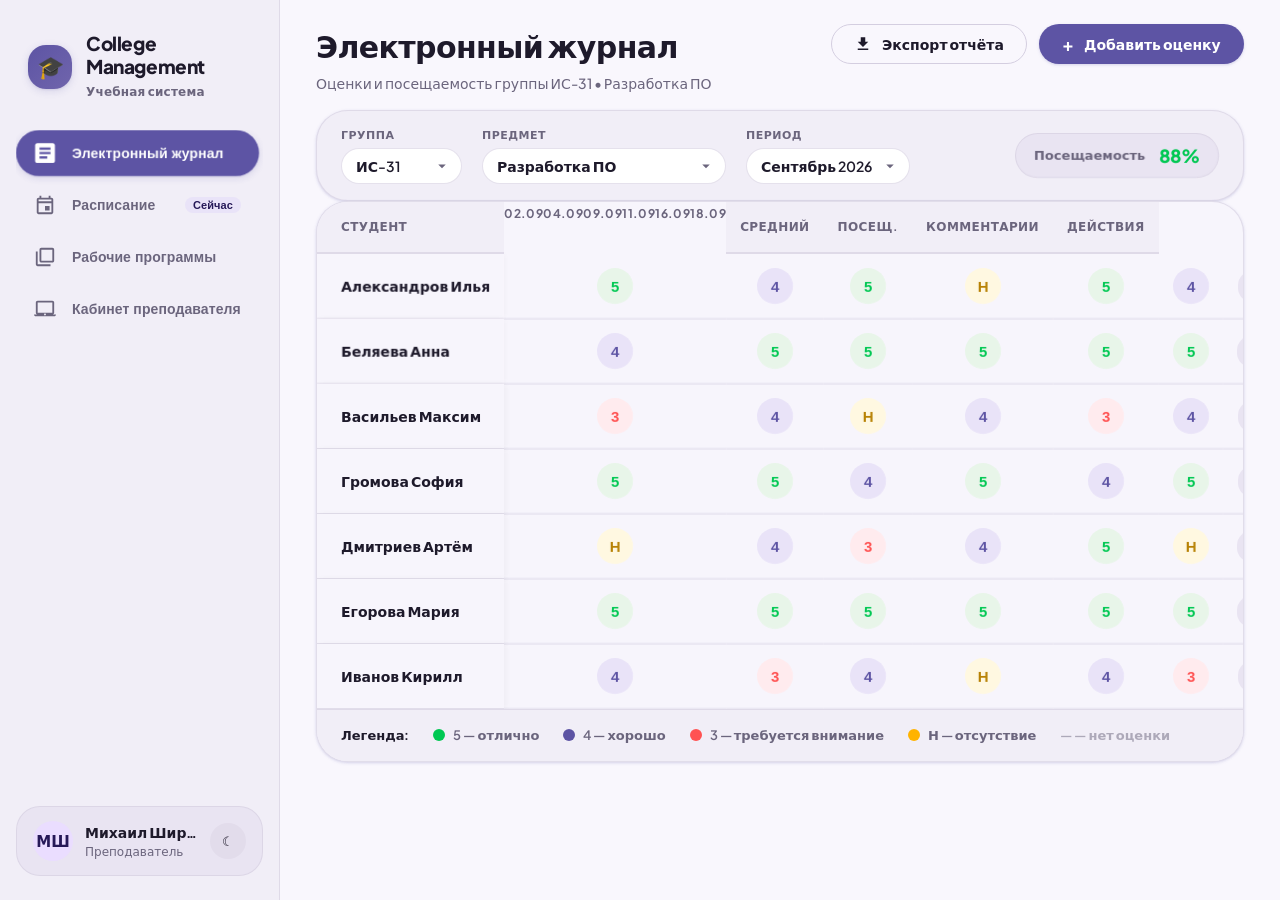
<file: frontend/index.html>
<!DOCTYPE html>
<html lang="ru" data-theme="light">
<head>
  <meta charset="UTF-8">
  <meta name="viewport" content="width=device-width, initial-scale=1.0">
  <title>College Management System — Material 3 Expressive</title>
  <link rel="preconnect" href="https://fonts.googleapis.com">
  <link rel="preconnect" href="https://fonts.gstatic.com" crossorigin>
  <link href="https://fonts.googleapis.com/css2?family=Plus+Jakarta+Sans:wght@400;500;600;700;800&display=swap" rel="stylesheet">
  <link rel="stylesheet" href="css/m3-expressive.css">
</head>
<body>

<div class="app-container">
  
  <!-- ============================================================
       Expressive Navigation Rail / Sidebar
       ============================================================ -->
  <aside class="expressive-sidebar" style="position: relative;">
    <!-- Brand / System Title -->
    <div class="brand-section">
      <div class="brand-icon">🎓</div>
      <div class="brand-info">
        <h1>College<br>Management</h1>
        <span>Учебная система</span>
      </div>
    </div>

    <!-- Navigation Menu (Dynamically filtered by Role) -->
    <nav style="flex: 1; display: flex; flex-direction: column;">
      <ul class="nav-menu">
        <li class="nav-item" data-tab="gradebook">
          <button class="nav-link active" data-tab="gradebook">
            <svg viewBox="0 0 24 24"><path d="M19 3H5c-1.1 0-2 .9-2 2v14c0 1.1.9 2 2 2h14c1.1 0 2-.9 2-2V5c0-1.1-.9-2-2-2zm-5 14H7v-2h7v2zm3-4H7v-2h10v2zm0-4H7V7h10v2z"/></svg>
            <span>Электронный журнал</span>
          </button>
        </li>
        <li class="nav-item" data-tab="schedule">
          <button class="nav-link" data-tab="schedule">
            <svg viewBox="0 0 24 24"><path d="M19 4h-1V2h-2v2H8V2H6v2H5c-1.11 0-1.99.9-1.99 2L3 20c0 1.1.89 2 2 2h14c1.1 0 2-.9 2-2V6c0-1.1-.9-2-2-2zm0 16H5V10h14v10zm0-12H5V6h14v2zm-7 5h5v5h-5z"/></svg>
            <span>Расписание</span>
            <span class="nav-badge">Сейчас</span>
          </button>
        </li>
        <li class="nav-item" data-tab="curriculum">
          <button class="nav-link" data-tab="curriculum">
            <svg viewBox="0 0 24 24"><path d="M4 6H2v14c0 1.1.9 2 2 2h14v-2H4V6zm16-4H8c-1.1 0-2 .9-2 2v12c0 1.1.9 2 2 2h12c1.1 0 2-.9 2-2V4c0-1.1-.9-2-2-2zm0 14H8V4h12v12z"/></svg>
            <span>Рабочие программы</span>
          </button>
        </li>
        <li class="nav-item" data-tab="reports">
          <button class="nav-link" data-tab="reports">
            <svg viewBox="0 0 24 24"><path d="M19 3H5c-1.1 0-2 .9-2 2v14c0 1.1.9 2 2 2h14c1.1 0 2-.9 2-2V5c0-1.1-.9-2-2-2zM9 17H7v-7h2v7zm4 0h-2V7h2v10zm4 0h-2v-4h2v4z"/></svg>
            <span>Отчёты</span>
          </button>
        </li>
        <li class="nav-item" data-tab="student-portal">
          <button class="nav-link" data-tab="student-portal">
            <svg viewBox="0 0 24 24"><path d="M12 3L1 9l4 2.18v6L12 21l7-3.82v-6l2-1.09V17h2V9L12 3zm6.82 6L12 12.72 5.18 9 12 5.28 18.82 9zM17 15.99l-5 2.73-5-2.73v-3.72L12 15l5-2.73v3.72z"/></svg>
            <span>Кабинет студента</span>
          </button>
        </li>
        <li class="nav-item" data-tab="teacher-portal">
          <button class="nav-link" data-tab="teacher-portal">
            <svg viewBox="0 0 24 24"><path d="M20 18c1.1 0 1.99-.9 1.99-2L22 5c0-1.1-.9-2-2-2H4c-1.1 0-2 .9-2 2v11c0 1.1.9 2 2 2H0c0 1.1.9 2 2 2h20c1.1 0 2-.9 2-2h-4zM4 5h16v11H4V5zm8 14c-.55 0-1-.45-1-1s.45-1 1-1 1 .45 1 1-.45 1-1 1z"/></svg>
            <span>Кабинет преподавателя</span>
          </button>
        </li>
        <li class="nav-item" data-tab="admin-panel">
          <button class="nav-link" data-tab="admin-panel">
            <svg viewBox="0 0 24 24"><path d="M19.14 12.94c.04-.3.06-.61.06-.94 0-.32-.02-.64-.07-.94l2.03-1.58c.18-.14.23-.41.12-.61l-1.92-3.32c-.12-.22-.37-.29-.59-.22l-2.39.96c-.5-.38-1.03-.7-1.62-.94l-.36-2.54c-.04-.24-.24-.41-.48-.41h-3.84c-.24 0-.43.17-.47.41l-.36 2.54c-.59.24-1.13.57-1.62.94l-2.39-.96c-.22-.08-.47 0-.59.22L2.74 8.87c-.12.21-.08.47.12.61l2.03 1.58c-.05.3-.09.63-.09.94s.02.64.07.94l-2.03 1.58c-.18.14-.23.41-.12.61l1.92 3.32c.12.22.37.29.59.22l2.39-.96c.5.38 1.03.7 1.62.94l.36 2.54c.05.24.24.41.48.41h3.84c.24 0 .44-.17.47-.41l.36-2.54c.59-.24 1.13-.56 1.62-.94l2.39.96c.22.08.47 0 .59-.22l1.92-3.32c.12-.22.07-.47-.12-.61l-2.01-1.58zM12 15.6c-1.98 0-3.6-1.62-3.6-3.6s1.62-3.6 3.6-3.6 3.6 1.62 3.6 3.6-1.62 3.6-3.6 3.6z"/></svg>
            <span>Админ-панель</span>
          </button>
        </li>
      </ul>

      <!-- ============================================================
           Profile Popover Menu (Appears upon clicking profile card)
           ============================================================ -->
      <div id="profile-popover" class="profile-popover">
        <div class="popover-user-info">
          <div class="user-avatar" id="popover-avatar">МШ</div>
          <div>
            <div style="font-weight: 800; font-size: 14px;" id="popover-name">Михаил Ширяев</div>
            <span class="popover-role-badge" id="popover-role-badge">Преподаватель</span>
          </div>
        </div>

        <div>
          <span class="popover-section-title">Быстрая смена аккаунта</span>
          <div class="quick-switch-list" style="margin-top: 6px;">
            <button class="btn-switch-account" data-username="admin" onclick="quickSwitchUser('admin')">
              <span>👑 Администратор</span>
              <span style="font-size: 11px; opacity: 0.6;">admin</span>
            </button>
            <button class="btn-switch-account" data-username="teacher" onclick="quickSwitchUser('teacher')">
              <span>👨‍🏫 Преподаватель</span>
              <span style="font-size: 11px; opacity: 0.6;">1234</span>
            </button>
            <button class="btn-switch-account" data-username="student" onclick="quickSwitchUser('student')">
              <span>👨‍🎓 Студент</span>
              <span style="font-size: 11px; opacity: 0.6;">1234</span>
            </button>
          </div>
        </div>

        <button class="btn-logout" onclick="handleLogout()">
          <svg style="width:16px;height:16px;fill:currentColor;" viewBox="0 0 24 24"><path d="M17 7l-1.41 1.41L18.17 11H8v2h10.17l-2.58 2.58L17 17l5-5zM4 5h8V3H4c-1.1 0-2 .9-2 2v14c0 1.1.9 2 2 2h8v-2H4V5z"/></svg>
          Выйти из аккаунта
        </button>
      </div>

      <!-- User Profile Card in Sidebar (Clickable trigger for popover) -->
      <div class="user-profile-card" id="sidebar-profile-card" title="Нажмите для управления аккаунтом">
        <div class="user-avatar" id="sidebar-user-avatar">МШ</div>
        <div class="user-details">
          <div class="user-name" id="sidebar-user-name">Михаил Ширяев</div>
          <div class="user-role" id="sidebar-user-role">Преподаватель</div>
        </div>
        <button class="theme-toggle-btn" onclick="toggleTheme()" title="Переключить тему">
          <span id="theme-icon">&#9790;</span>
        </button>
      </div>
    </nav>
  </aside>

  <!-- ============================================================
       Main Content Viewport
       ============================================================ -->
  <main class="main-viewport">
    
    <!-- Top App Bar -->
    <header class="top-app-bar">
      <div class="page-headline">
        <h2 id="current-page-title">Электронный журнал</h2>
        <p id="current-page-subtitle">Оценки и посещаемость учебной группы</p>
      </div>
      
      <div class="top-bar-actions" id="global-actions">
        <button class="btn-m3 btn-outlined" onclick="exportGradebook()">
          <svg style="width:18px;height:18px;fill:currentColor;" viewBox="0 0 24 24"><path d="M19 9h-4V3H9v6H5l7 7 7-7zM5 18v2h14v-2H5z"/></svg>
          Экспорт отчёта
        </button>
        <button class="btn-m3 btn-primary" id="btn-add-grade-global" onclick="openAddGradeModal()">
          <span style="font-size: 18px; line-height: 1;">+</span>
          Добавить оценку
        </button>
      </div>
    </header>

    <!-- ============================================================
         SCREEN 1: GRADEBOOK (Электронный журнал)
         ============================================================ -->
    <div id="screen-gradebook" class="module-screen content-padding">
      
      <!-- Admin Superpower Bar for Gradebook -->
      <div class="admin-superpower-bar" id="admin-gradebook-superpower-bar" style="display: none;">
        <div class="admin-superpower-title">
          <span>⚡</span>
          <span>Админ-режим: Переключение вида ведомости</span>
        </div>
        <div class="admin-superpower-controls">
          <label style="font-size: 13px; font-weight: 600;" for="admin-gradebook-mode">Режим ведомости:</label>
          <select id="admin-gradebook-mode" class="select-expressive" style="background-color: var(--md-sys-color-surface-container);">
            <option value="group">Ведомость группы (Все студенты)</option>
            <option value="student">Индивидуальный журнал студента (Предметы)</option>
          </select>
          <select id="admin-gradebook-student-select" class="select-expressive" style="display: none; background-color: var(--md-sys-color-surface-container);"></select>
        </div>
      </div>

      <!-- Filter Context Strip -->
      <div class="filter-strip">
        <div class="filters-group" id="gradebook-filters-group">
          <!-- Field 1: Group (Teacher/Admin) OR Student Badge (Student) -->
          <div class="filter-field" id="filter-field-group">
            <span class="filter-label" id="filter-group-label">Группа</span>
            <select id="filter-group" class="select-expressive">
              <option value="ИС-31" selected>ИС-31</option>
              <option value="ОИ31-09">ОИ31-09</option>
              <option value="ОИ32-09">ОИ32-09</option>
              <option value="ОИ33-09">ОИ33-09</option>
            </select>
            <div id="student-chip-display" class="student-tag-chip" style="display: none;">
              <span>👨‍🎓</span>
              <span id="student-chip-name">Александров Илья (ИС-31)</span>
            </div>
          </div>

          <!-- Field 2: Subject (Teacher/Admin) OR Control Type Filter (Student) -->
          <div class="filter-field" id="filter-field-subject">
            <span class="filter-label" id="filter-subject-label">Предмет</span>
            <select id="filter-subject" class="select-expressive">
              <option value="Разработка ПО" selected>Разработка ПО</option>
              <option value="Базы данных">Базы данных</option>
              <option value="Веб-дизайн">Веб-дизайн</option>
              <option value="Операционные системы">Операционные системы</option>
            </select>
            <select id="filter-student-control" class="select-expressive" style="display: none;">
              <option value="all" selected>Все дисциплины</option>
              <option value="exam">Только экзамены</option>
              <option value="diff">Дифф. зачёты</option>
              <option value="pass">Зачёты</option>
            </select>
          </div>

          <!-- Field 3: Period (All Roles) -->
          <div class="filter-field">
            <span class="filter-label">Период</span>
            <select id="filter-period" class="select-expressive">
              <option value="Сентябрь 2026" selected>Сентябрь 2026</option>
              <option value="Октябрь 2026">Октябрь 2026</option>
              <option value="1 семестр 2026">1 семестр 2026</option>
            </select>
          </div>
        </div>

        <!-- KPI Metric -->
        <div class="kpi-indicator" id="gradebook-kpi-block">
          <span class="kpi-label" id="gradebook-kpi-label">Посещаемость</span>
          <span class="kpi-value" id="group-attendance-kpi">92%</span>
        </div>
      </div>

      <!-- Main Expressive Table Card -->
      <div class="table-card">
        <div class="table-responsive-container">
          <table class="expressive-table">
            <thead>
              <tr>
                <th class="col-student" id="gradebook-first-col-header">Студент</th>
                <th id="gradebook-dates-header" colspan="6" style="padding:0; border:none; display:contents;"></th>
                <th>Средний</th>
                <th>Посещ.</th>
                <th class="col-comments">Комментарии</th>
                <th id="gradebook-last-col-header">Действия</th>
              </tr>
            </thead>
            <tbody id="gradebook-table-body"></tbody>
          </table>
        </div>

        <!-- Table Legend Footer -->
        <div class="table-legend-footer">
          <span style="font-weight: 700; color: var(--md-sys-color-on-surface);">Легенда:</span>
          <div class="legend-item">
            <div class="legend-dot" style="background: var(--status-ongoing-green);"></div>
            <span>5 — отлично</span>
          </div>
          <div class="legend-item">
            <div class="legend-dot" style="background: var(--md-sys-color-primary);"></div>
            <span>4 — хорошо</span>
          </div>
          <div class="legend-item">
            <div class="legend-dot" style="background: var(--status-cancelled-red);"></div>
            <span>3 — требуется внимание</span>
          </div>
          <div class="legend-item">
            <div class="legend-dot" style="background: var(--status-upcoming-amber);"></div>
            <span>Н — отсутствие</span>
          </div>
          <div class="legend-item">
            <span style="opacity: 0.5;">— — нет оценки</span>
          </div>
        </div>
      </div>

    </div>

    <!-- ============================================================
         SCREEN 2: SCHEDULE (Расписание)
         ============================================================ -->
    <div id="screen-schedule" class="module-screen content-padding" style="display: none;">
      
      <!-- Admin / Multi-Group Schedule Superpower Bar -->
      <div class="admin-superpower-bar">
        <div class="admin-superpower-title">
          <span>📅</span>
          <span id="schedule-group-title">Расписание занятий группы ИС-31</span>
        </div>
        <div class="admin-superpower-selects">
          <span style="font-size: 12px; font-weight: 700;">Переключить группу:</span>
          <select id="admin-schedule-group" class="select-expressive" style="padding: 6px 30px 6px 12px; font-size: 13px;">
            <option value="ИС-31" selected>ИС-31</option>
            <option value="ОИ31-09">ОИ31-09</option>
            <option value="ОИ32-09">ОИ32-09</option>
            <option value="ОИ33-09">ОИ33-09</option>
          </select>
        </div>
      </div>

      <!-- Day Selector Strip -->
      <div class="filter-strip" style="justify-content: flex-start; gap: 12px;">
        <button class="btn-m3 btn-primary">Понедельник (Сегодня)</button>
        <button class="btn-m3 btn-tonal">Вторник</button>
        <button class="btn-m3 btn-tonal">Среда</button>
        <button class="btn-m3 btn-tonal">Четверг</button>
        <button class="btn-m3 btn-tonal">Пятница</button>
      </div>

      <!-- Schedule Cards Grid -->
      <div class="schedule-grid">
        <div class="class-card ongoing">
          <div>
            <div class="chip-type">Практика</div>
            <div style="font-size: 20px; font-weight: 800; letter-spacing: -0.3px;">09:00 — 10:35</div>
            <div style="font-size: 18px; font-weight: 700; margin-top: 8px;">Разработка программных модулей</div>
            <div class="card-subtext" style="font-size: 14px; margin-top: 4px;">Преподаватель: Моисеева А. А.</div>
            
            <div style="margin-top: 14px; display: inline-flex; align-items: center; gap: 8px; background: rgba(255,255,255,0.25); padding: 4px 12px; border-radius: var(--shape-full); font-size: 11px; font-weight: 800;">
              <span style="width: 8px; height: 8px; border-radius: 50%; background: #00E676;"></span>
              СЕЙЧАС ИДЁТ • осталось 25 мин
            </div>
            <div class="progress-track" style="background: rgba(255,255,255,0.3);">
              <div class="progress-fill" style="width: 72%; background: #FFFFFF;"></div>
            </div>
          </div>

          <div class="room-badge-blob">
            <span style="font-size: 10px; font-weight: 700; opacity: 0.8;">КАБ.</span>
            302
          </div>
        </div>

        <div class="class-card">
          <div>
            <div class="chip-type">Лекция</div>
            <div style="font-size: 20px; font-weight: 800; color: var(--md-sys-color-primary);">10:45 — 12:20</div>
            <div style="font-size: 18px; font-weight: 700; margin-top: 8px;">Проектирование баз данных</div>
            <div style="font-size: 14px; color: var(--md-sys-color-on-surface-variant); margin-top: 4px;">Преподаватель: Смирнов В. И.</div>
            <div style="margin-top: 14px; display: inline-flex; align-items: center; gap: 8px; background: var(--md-sys-color-tertiary-container); color: var(--md-sys-color-on-tertiary-container); padding: 4px 12px; border-radius: var(--shape-full); font-size: 12px; font-weight: 700;">
              Начнётся через 45 мин
            </div>
          </div>

          <div class="room-badge-blob">
            <span style="font-size: 10px; font-weight: 700; color: var(--md-sys-color-on-surface-variant);">КАБ.</span>
            418
          </div>
        </div>

        <div class="class-card">
          <div>
            <div class="chip-type" style="background: var(--md-sys-color-tertiary-container); color: var(--md-sys-color-on-tertiary-container);">Лабораторная • ZOOM</div>
            <div style="font-size: 20px; font-weight: 800; color: var(--md-sys-color-primary);">13:00 — 14:35</div>
            <div style="font-size: 18px; font-weight: 700; margin-top: 8px;">Информационная безопасность</div>
            <div style="font-size: 14px; color: var(--md-sys-color-on-surface-variant); margin-top: 4px;">Преподаватель: Кузнецов А. С.</div>
            <div style="margin-top: 14px;">
              <a href="#" class="btn-m3 btn-tonal" style="font-size: 12px; padding: 6px 14px;">Подключиться к конференции</a>
            </div>
          </div>

          <div class="room-badge-blob">
            <span style="font-size: 10px; font-weight: 700; color: var(--md-sys-color-on-surface-variant);">ONLINE</span>
            Zoom
          </div>
        </div>
      </div>
    </div>

    <!-- ============================================================
         SCREEN 3: CURRICULUM (Рабочие программы)
         ============================================================ -->
    <div id="screen-curriculum" class="module-screen content-padding" style="display: none;">
      <div class="schedule-grid">
        <div class="class-card">
          <div>
            <div class="chip-type">09.02.07</div>
            <h3 style="font-size: 20px; font-weight: 800;">Разработка программных модулей</h3>
            <p style="color: var(--md-sys-color-on-surface-variant); margin-top: 6px; font-size: 14px;">Курс 3, 5 семестр • 108 академических часов</p>
            <div style="margin-top: 16px; display: flex; gap: 8px; flex-wrap: wrap;">
              <span class="badge-gpa">Лекции: 36ч</span>
              <span class="badge-gpa">Практика: 54ч</span>
              <span class="badge-gpa">Экзамен: Диф. зачёт</span>
            </div>
          </div>
          <div style="margin-top: 20px;">
            <button class="btn-m3 btn-primary" style="width: 100%;">Открыть программу (PDF)</button>
          </div>
        </div>

        <div class="class-card">
          <div>
            <div class="chip-type">09.02.07</div>
            <h3 style="font-size: 20px; font-weight: 800;">Инструментальные средства разработки</h3>
            <p style="color: var(--md-sys-color-on-surface-variant); margin-top: 6px; font-size: 14px;">Курс 3, 5 семестр • 72 академических часа</p>
            <div style="margin-top: 16px; display: flex; gap: 8px; flex-wrap: wrap;">
              <span class="badge-gpa">Git & GitHub</span>
              <span class="badge-gpa">CI/CD</span>
              <span class="badge-gpa">FastAPI</span>
            </div>
          </div>
          <div style="margin-top: 20px;">
            <button class="btn-m3 btn-tonal" style="width: 100%;">Открыть программу (PDF)</button>
          </div>
        </div>
      </div>
    </div>

    <!-- ============================================================
         SCREEN 4: REPORTS (Отчёты)
         ============================================================ -->
    <div id="screen-reports" class="module-screen content-padding" style="display: none;">
      <div class="schedule-grid">
        <div class="class-card">
          <div>
            <div class="chip-type">Аналитика</div>
            <h3 style="font-size: 20px; font-weight: 800;">Сводная успеваемость по группам</h3>
            <p style="color: var(--md-sys-color-on-surface-variant); margin-top: 6px; font-size: 14px;">Группа ИС-31: средний балл 4.4, посещаемость 92%</p>
          </div>
          <button class="btn-m3 btn-primary" onclick="exportGradebook()">Скачать сводный табель (CSV)</button>
        </div>

        <div class="class-card">
          <div>
            <div class="chip-type">Аттестация</div>
            <h3 style="font-size: 20px; font-weight: 800;">Ведомость промежуточной аттестации</h3>
            <p style="color: var(--md-sys-color-on-surface-variant); margin-top: 6px; font-size: 14px;">Готова к подписанию куратором и деканатом</p>
          </div>
          <button class="btn-m3 btn-tonal">Сформировать PDF</button>
        </div>
      </div>
    </div>

    <!-- ============================================================
         SCREEN 5: STUDENT PORTAL (Кабинет студента)
         ============================================================ -->
    <div id="screen-student-portal" class="module-screen content-padding" style="display: none;">
      
      <!-- Admin Superpower Bar for Student Portal -->
      <div class="admin-superpower-bar" style="display: none;">
        <div class="admin-superpower-title">
          <span>👑</span>
          <span>Режим Администратора: Просмотр профиля любого студента</span>
        </div>
        <div class="admin-superpower-selects">
          <span style="font-size: 12px; font-weight: 700;">Студент:</span>
          <select id="admin-student-select" class="select-expressive" style="padding: 6px 30px 6px 12px; font-size: 13px;"></select>
        </div>
      </div>

      <div class="schedule-grid">
        <div class="class-card" style="border: 2px solid var(--md-sys-color-primary);">
          <div>
            <div class="chip-type">Зачётная книжка</div>
            <h3 style="font-size: 22px; font-weight: 800;" id="student-view-name">Александров Илья</h3>
            <div style="font-size: 28px; font-weight: 800; color: var(--md-sys-color-primary); margin-top: 6px;" id="student-view-gpa">GPA: 4.8 / 5.0</div>
            <p style="font-size: 14px; color: var(--md-sys-color-on-surface-variant); margin-top: 6px;" id="student-view-att">Посещаемость: 96%</p>
            <div style="margin-top: 14px;">
              <span class="badge-attendance" id="student-view-status">Академическая стипендия назначена • Задолженностей нет</span>
            </div>
          </div>
          <div class="room-badge-blob" style="width: 80px; height: 80px;">
            <span style="font-size: 10px; font-weight: 700;">ГРУППА</span>
            ИС-31
          </div>
        </div>

        <div class="class-card">
          <div>
            <div class="chip-type">Деканат онлайн</div>
            <h3 style="font-size: 20px; font-weight: 800;">Заказ академических справок</h3>
            <p style="color: var(--md-sys-color-on-surface-variant); margin-top: 6px; font-size: 14px;">Справка об обучении, выписка оценок, справка в военкомат</p>
          </div>
          <button class="btn-m3 btn-primary" onclick="showToast('Заявка на справку создана в деканате!')">Заказать справку онлайн</button>
        </div>
      </div>
    </div>

    <!-- ============================================================
         SCREEN 6: TEACHER PORTAL (Кабинет преподавателя)
         ============================================================ -->
    <div id="screen-teacher-portal" class="module-screen content-padding" style="display: none;">
      
      <!-- Admin Superpower Bar for Teacher Portal -->
      <div class="admin-superpower-bar" style="display: none;">
        <div class="admin-superpower-title">
          <span>👑</span>
          <span>Режим Администратора: Просмотр кабинета любого преподавателя</span>
        </div>
        <div class="admin-superpower-selects">
          <span style="font-size: 12px; font-weight: 700;">Преподаватель:</span>
          <select id="admin-teacher-select" class="select-expressive" style="padding: 6px 30px 6px 12px; font-size: 13px;">
            <option value="Михаил Ширяев" selected>Михаил Ширяев (Разработка ПО)</option>
            <option value="Моисеева А. А.">Моисеева А. А. (Программные модули)</option>
            <option value="Смирнов В. И.">Смирнов В. И. (Базы данных)</option>
          </select>
        </div>
      </div>

      <div class="schedule-grid">
        <div class="class-card" style="border: 2px solid var(--md-sys-color-primary);">
          <div>
            <div class="chip-type">Учебная нагрузка</div>
            <h3 style="font-size: 22px; font-weight: 800;" id="teacher-view-name">Михаил Ширяев</h3>
            <p style="font-size: 16px; font-weight: 700; color: var(--md-sys-color-primary); margin-top: 4px;" id="teacher-view-subject">Разработка ПО</p>
            <div style="margin-top: 14px; display: flex; flex-direction: column; gap: 6px; font-size: 14px;">
              <div><strong>Нагрузка:</strong> <span id="teacher-view-hours">18 ч/нед. (4 группы)</span></div>
              <div><strong>Закрепленные группы:</strong> <span id="teacher-view-groups">ИС-31, ОИ31-09, ОИ32-09, ОИ33-09</span></div>
              <div><strong>Консультации:</strong> <span id="teacher-view-consult">Среда 14:00 - 16:00, каб. 302</span></div>
            </div>
          </div>
          <div class="room-badge-blob" style="width: 80px; height: 80px;">
            <span style="font-size: 10px; font-weight: 700;">СТАТУС</span>
            АКТИВЕН
          </div>
        </div>

        <div class="class-card">
          <div>
            <div class="chip-type">Быстрые ведомости</div>
            <h3 style="font-size: 20px; font-weight: 800;">Аттестационная ведомость</h3>
            <p style="color: var(--md-sys-color-on-surface-variant); margin-top: 6px; font-size: 14px;">Подтверждение контрольных точек и выгрузка для деканата</p>
          </div>
          <button class="btn-m3 btn-primary" onclick="showToast('Ведомость передана в деканат')">Подписать ЭЦП</button>
        </div>
      </div>
    </div>

    <!-- ============================================================
         SCREEN 7: ADMIN PANEL (Админ-панель)
         ============================================================ -->
    <div id="screen-admin-panel" class="module-screen content-padding" style="display: none;">
      
      <div class="table-card">
        <div style="padding: 20px 24px; border-bottom: 1px solid var(--md-sys-color-outline-variant); display: flex; justify-content: space-between; align-items: center; flex-wrap: wrap; gap: 12px;">
          <div>
            <h3 style="font-size: 18px; font-weight: 800;">Управление пользователями системы</h3>
            <p style="font-size: 13px; color: var(--md-sys-color-on-surface-variant); margin-top: 2px;">Список активных учетных записей и назначение ролей</p>
          </div>
          <button class="btn-m3 btn-primary" onclick="showToast('Синхронизация с SQLite БД успешно завершена')">+ Добавить пользователя</button>
        </div>

        <div class="table-responsive-container">
          <table class="expressive-table">
            <thead>
              <tr>
                <th style="text-align: left; padding-left: 24px;">Пользователь</th>
                <th>Логин</th>
                <th>Роль в системе</th>
                <th>Email</th>
                <th>Статус</th>
                <th>Действия</th>
              </tr>
            </thead>
            <tbody>
              <tr>
                <td style="text-align: left; padding-left: 24px; font-weight: 700;">Администратор Системы</td>
                <td><code>admin</code></td>
                <td><span class="popover-role-badge">Администратор</span></td>
                <td>admin@college.edu</td>
                <td><span class="badge-attendance">Активен</span></td>
                <td><button class="btn-m3 btn-tonal" style="padding: 4px 10px; font-size: 11px;" onclick="quickSwitchUser('admin')">Войти</button></td>
              </tr>
              <tr>
                <td style="text-align: left; padding-left: 24px; font-weight: 700;">Михаил Ширяев</td>
                <td><code>teacher</code></td>
                <td><span class="popover-role-badge" style="background:var(--md-sys-color-secondary-container); color:var(--md-sys-color-on-secondary-container);">Преподаватель</span></td>
                <td>m.shiriaev@college.edu</td>
                <td><span class="badge-attendance">Активен</span></td>
                <td><button class="btn-m3 btn-tonal" style="padding: 4px 10px; font-size: 11px;" onclick="quickSwitchUser('teacher')">Войти</button></td>
              </tr>
              <tr>
                <td style="text-align: left; padding-left: 24px; font-weight: 700;">Александров Илья</td>
                <td><code>student</code></td>
                <td><span class="popover-role-badge" style="background:var(--md-sys-color-tertiary-container); color:var(--md-sys-color-on-tertiary-container);">Студент (ИС-31)</span></td>
                <td>i.alexandrov@college.edu</td>
                <td><span class="badge-attendance">Активен</span></td>
                <td><button class="btn-m3 btn-tonal" style="padding: 4px 10px; font-size: 11px;" onclick="quickSwitchUser('student')">Войти</button></td>
              </tr>
            </tbody>
          </table>
        </div>
      </div>
    </div>

  </main>
</div>

<!-- ============================================================
     LOGIN OVERLAY / SCREEN (Material 3 Expressive)
     ============================================================ -->
<div id="login-overlay" class="login-overlay">
  <div class="login-card">
    <div class="login-header">
      <div class="brand-icon">🎓</div>
      <h2>Вход в систему</h2>
      <p>College Management System • M3 Expressive</p>
    </div>

    <!-- Quick Demo Accounts -->
    <div class="login-quick-demo">
      <span class="filter-label">Быстрый вход для тестирования:</span>
      <div class="login-quick-chips">
        <button type="button" class="chip-quick-login" onclick="fillAndLogin('admin', 'admin')">
          👑 Админ (admin / admin)
        </button>
        <button type="button" class="chip-quick-login" onclick="fillAndLogin('teacher', '1234')">
          👨‍🏫 Учитель (teacher / 1234)
        </button>
        <button type="button" class="chip-quick-login" onclick="fillAndLogin('student', '1234')">
          👨‍🎓 Студент (student / 1234)
        </button>
      </div>
    </div>

    <form id="login-form" style="display: flex; flex-direction: column; gap: 16px;">
      <div class="form-group" style="margin: 0;">
        <label class="form-label" for="login-username">Логин</label>
        <input type="text" id="login-username" class="form-input" placeholder="admin, teacher или student" required autocomplete="username">
      </div>

      <div class="form-group" style="margin: 0;">
        <label class="form-label" for="login-password">Пароль</label>
        <input type="password" id="login-password" class="form-input" placeholder="••••••••" required autocomplete="current-password">
      </div>

      <div id="login-error" class="login-error-msg">Неверный логин или пароль</div>

      <button type="submit" class="btn-m3 btn-primary" style="width: 100%; padding: 12px; margin-top: 6px;">
        Войти в аккаунт
      </button>
    </form>
  </div>
</div>

<!-- ============================================================
     Expressive Modal: Add / Edit Grade
     ============================================================ -->
<div id="grade-modal" class="modal-overlay">
  <div class="modal-dialog">
    <div class="modal-header">
      <h3 id="modal-title">Добавить оценку</h3>
      <button class="modal-close-btn" onclick="closeModal()">✕</button>
    </div>

    <form onsubmit="event.preventDefault(); saveGradeFromModal();">
      <div class="form-group">
        <label class="form-label" for="modal-student-select">Студент</label>
        <select id="modal-student-select" class="form-input"></select>
      </div>

      <div class="form-group">
        <label class="form-label" for="modal-date-select">Дата занятия</label>
        <select id="modal-date-select" class="form-input"></select>
      </div>

      <div class="form-group">
        <label class="form-label">Оценка</label>
        <input type="hidden" id="modal-grade-value" value="5">
        <div class="grade-selector-radio-group">
          <div class="grade-radio-pill selected" data-val="5">5</div>
          <div class="grade-radio-pill" data-val="4">4</div>
          <div class="grade-radio-pill" data-val="3">3</div>
          <div class="grade-radio-pill" data-val="2">2</div>
        </div>
      </div>

      <div class="form-group" style="flex-direction: row; align-items: center; gap: 10px; margin-top: 10px;">
        <input type="checkbox" id="modal-attendance-checkbox" checked style="width: 18px; height: 18px; accent-color: var(--md-sys-color-primary);">
        <label class="form-label" for="modal-attendance-checkbox" style="margin: 0; cursor: pointer;">Студент присутствовал на занятии</label>
      </div>

      <div class="form-group" style="margin-top: 14px;">
        <label class="form-label" for="modal-comment">Комментарий к оценке</label>
        <textarea id="modal-comment" class="form-textarea" rows="2" placeholder="Например: Практическая работа, ответ у доски..."></textarea>
      </div>

      <div class="modal-actions">
        <button type="button" class="btn-m3 btn-outlined" onclick="closeModal()">Отмена</button>
        <button type="submit" class="btn-m3 btn-primary">Сохранить оценку</button>
      </div>
    </form>
  </div>
</div>

<script src="js/app.js"></script>
</body>
</html>
</file>
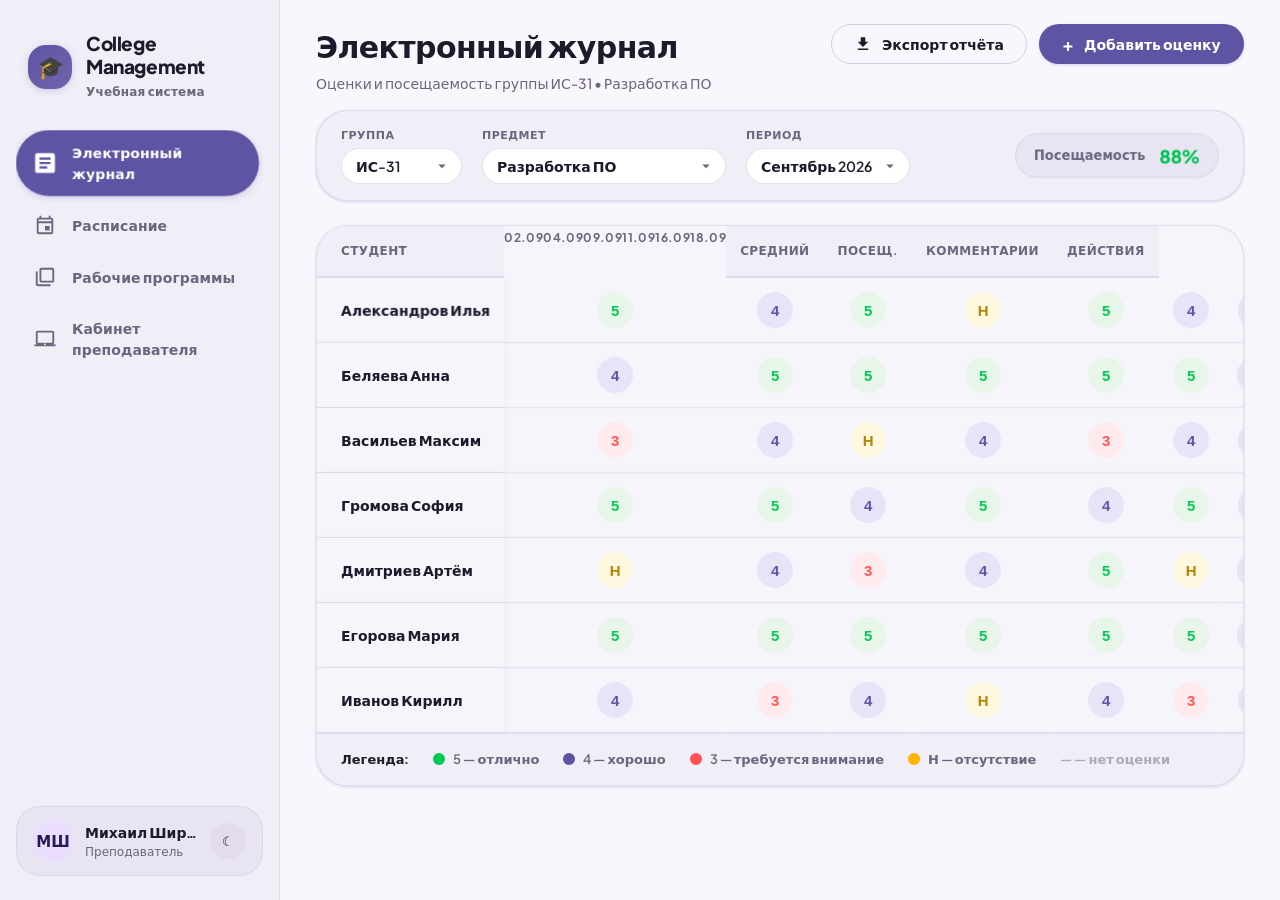
<file: frontend/gradebook/index.html>
<!DOCTYPE html>
<html lang="ru" data-theme="light">
<head>
  <meta charset="UTF-8">
  <meta name="viewport" content="width=device-width, initial-scale=1.0">
  <title>Электронный журнал — College Management System</title>
  <link rel="preconnect" href="https://fonts.googleapis.com">
  <link rel="preconnect" href="https://fonts.gstatic.com" crossorigin>
  <link href="https://fonts.googleapis.com/css2?family=Plus+Jakarta+Sans:wght@400;500;600;700;800&display=swap" rel="stylesheet">
  <link rel="stylesheet" href="../css/m3-expressive.css">
</head>
<body>

<div class="app-container">
  
  <!-- Expressive Navigation Rail -->
  <aside class="expressive-sidebar" style="position: relative;">
    <div class="brand-section">
      <div class="brand-icon">🎓</div>
      <div class="brand-info">
        <h1>College<br>Management</h1>
        <span>Учебная система</span>
      </div>
    </div>

    <nav style="flex: 1; display: flex; flex-direction: column;">
      <ul class="nav-menu">
        <li class="nav-item" data-tab="gradebook">
          <a class="nav-link active" href="../index.html#gradebook">
            <svg viewBox="0 0 24 24"><path d="M19 3H5c-1.1 0-2 .9-2 2v14c0 1.1.9 2 2 2h14c1.1 0 2-.9 2-2V5c0-1.1-.9-2-2-2zm-5 14H7v-2h7v2zm3-4H7v-2h10v2zm0-4H7V7h10v2z"/></svg>
            <span>Электронный журнал</span>
          </a>
        </li>
        <li class="nav-item" data-tab="schedule">
          <a class="nav-link" href="../index.html#schedule">
            <svg viewBox="0 0 24 24"><path d="M19 4h-1V2h-2v2H8V2H6v2H5c-1.11 0-1.99.9-1.99 2L3 20c0 1.1.89 2 2 2h14c1.1 0 2-.9 2-2V6c0-1.1-.9-2-2-2zm0 16H5V10h14v10zm0-12H5V6h14v2zm-7 5h5v5h-5z"/></svg>
            <span>Расписание</span>
          </a>
        </li>
        <li class="nav-item" data-tab="curriculum">
          <a class="nav-link" href="../index.html#curriculum">
            <svg viewBox="0 0 24 24"><path d="M4 6H2v14c0 1.1.9 2 2 2h14v-2H4V6zm16-4H8c-1.1 0-2 .9-2 2v12c0 1.1.9 2 2 2h12c1.1 0 2-.9 2-2V4c0-1.1-.9-2-2-2zm0 14H8V4h12v12z"/></svg>
            <span>Рабочие программы</span>
          </a>
        </li>
        <li class="nav-item" data-tab="reports">
          <a class="nav-link" href="../index.html#reports">
            <svg viewBox="0 0 24 24"><path d="M19 3H5c-1.1 0-2 .9-2 2v14c0 1.1.9 2 2 2h14c1.1 0 2-.9 2-2V5c0-1.1-.9-2-2-2zM9 17H7v-7h2v7zm4 0h-2V7h2v10zm4 0h-2v-4h2v4z"/></svg>
            <span>Отчёты</span>
          </a>
        </li>
        <li class="nav-item" data-tab="student-portal">
          <a class="nav-link" href="../index.html#student-portal">
            <svg viewBox="0 0 24 24"><path d="M12 3L1 9l4 2.18v6L12 21l7-3.82v-6l2-1.09V17h2V9L12 3zm6.82 6L12 12.72 5.18 9 12 5.28 18.82 9zM17 15.99l-5 2.73-5-2.73v-3.72L12 15l5-2.73v3.72z"/></svg>
            <span>Кабинет студента</span>
          </a>
        </li>
        <li class="nav-item" data-tab="teacher-portal">
          <a class="nav-link" href="../index.html#teacher-portal">
            <svg viewBox="0 0 24 24"><path d="M20 18c1.1 0 1.99-.9 1.99-2L22 5c0-1.1-.9-2-2-2H4c-1.1 0-2 .9-2 2v11c0 1.1.9 2 2 2H0c0 1.1.9 2 2 2h20c1.1 0 2-.9 2-2h-4zM4 5h16v11H4V5zm8 14c-.55 0-1-.45-1-1s.45-1 1-1 1 .45 1 1-.45 1-1 1z"/></svg>
            <span>Кабинет преподавателя</span>
          </a>
        </li>
        <li class="nav-item" data-tab="admin-panel">
          <a class="nav-link" href="../index.html#admin-panel">
            <svg viewBox="0 0 24 24"><path d="M19.14 12.94c.04-.3.06-.61.06-.94 0-.32-.02-.64-.07-.94l2.03-1.58c.18-.14.23-.41.12-.61l-1.92-3.32c-.12-.22-.37-.29-.59-.22l-2.39.96c-.5-.38-1.03-.7-1.62-.94l-.36-2.54c-.04-.24-.24-.41-.48-.41h-3.84c-.24 0-.43.17-.47.41l-.36 2.54c-.59.24-1.13.57-1.62.94l-2.39-.96c-.22-.08-.47 0-.59.22L2.74 8.87c-.12.21-.08.47.12.61l2.03 1.58c-.05.3-.09.63-.09.94s.02.64.07.94l-2.03 1.58c-.18.14-.23.41-.12.61l1.92 3.32c.12.22.37.29.59.22l2.39-.96c.5.38 1.03.7 1.62.94l.36 2.54c.05.24.24.41.48.41h3.84c.24 0 .44-.17.47-.41l.36-2.54c.59-.24 1.13-.56 1.62-.94l2.39.96c.22.08.47 0 .59-.22l1.92-3.32c.12-.22.07-.47-.12-.61l-2.01-1.58zM12 15.6c-1.98 0-3.6-1.62-3.6-3.6s1.62-3.6 3.6-3.6 3.6 1.62 3.6 3.6-1.62 3.6-3.6 3.6z"/></svg>
            <span>Админ-панель</span>
          </a>
        </li>
      </ul>

      <!-- Profile Popover -->
      <div id="profile-popover" class="profile-popover">
        <div class="popover-user-info">
          <div class="user-avatar" id="popover-avatar">МШ</div>
          <div>
            <div style="font-weight: 800; font-size: 14px;" id="popover-name">Михаил Ширяев</div>
            <span class="popover-role-badge" id="popover-role-badge">Преподаватель</span>
          </div>
        </div>

        <div>
          <span class="popover-section-title">Быстрая смена аккаунта</span>
          <div class="quick-switch-list" style="margin-top: 6px;">
            <button class="btn-switch-account" data-username="admin" onclick="quickSwitchUser('admin')">
              <span>👑 Администратор</span>
              <span style="font-size: 11px; opacity: 0.6;">admin</span>
            </button>
            <button class="btn-switch-account" data-username="teacher" onclick="quickSwitchUser('teacher')">
              <span>👨‍🏫 Преподаватель</span>
              <span style="font-size: 11px; opacity: 0.6;">1234</span>
            </button>
            <button class="btn-switch-account" data-username="student" onclick="quickSwitchUser('student')">
              <span>👨‍🎓 Студент</span>
              <span style="font-size: 11px; opacity: 0.6;">1234</span>
            </button>
          </div>
        </div>

        <button class="btn-logout" onclick="handleLogout()">
          <svg style="width:16px;height:16px;fill:currentColor;" viewBox="0 0 24 24"><path d="M17 7l-1.41 1.41L18.17 11H8v2h10.17l-2.58 2.58L17 17l5-5zM4 5h8V3H4c-1.1 0-2 .9-2 2v14c0 1.1.9 2 2 2h8v-2H4V5z"/></svg>
          Выйти из аккаунта
        </button>
      </div>

      <!-- User Profile Card in Sidebar -->
      <div class="user-profile-card" id="sidebar-profile-card" title="Нажмите для управления аккаунтом">
        <div class="user-avatar" id="sidebar-user-avatar">МШ</div>
        <div class="user-details">
          <div class="user-name" id="sidebar-user-name">Михаил Ширяев</div>
          <div class="user-role" id="sidebar-user-role">Преподаватель</div>
        </div>
        <button class="theme-toggle-btn" onclick="toggleTheme()" title="Переключить тему">
          <span id="theme-icon">&#9790;</span>
        </button>
      </div>
    </nav>
  </aside>

  <!-- Main Viewport -->
  <main class="main-viewport">
    <header class="top-app-bar">
      <div class="page-headline">
        <h2 id="current-page-title">Электронный журнал</h2>
        <p id="current-page-subtitle">Оценки и посещаемость учебной группы</p>
      </div>
      
      <div class="top-bar-actions">
        <button class="btn-m3 btn-outlined" onclick="exportGradebook()">
          <svg style="width:18px;height:18px;fill:currentColor;" viewBox="0 0 24 24"><path d="M19 9h-4V3H9v6H5l7 7 7-7zM5 18v2h14v-2H5z"/></svg>
          Экспорт отчёта
        </button>
        <button class="btn-m3 btn-primary" id="btn-add-grade-global" onclick="openAddGradeModal()">
          <span style="font-size: 18px; line-height: 1;">+</span>
          Добавить оценку
        </button>
      </div>
    </header>

    <div class="content-padding">
      <!-- Admin Superpower Bar for Gradebook -->
      <div class="admin-superpower-bar" id="admin-gradebook-superpower-bar" style="display: none;">
        <div class="admin-superpower-title">
          <span>⚡</span>
          <span>Админ-режим: Переключение вида ведомости</span>
        </div>
        <div class="admin-superpower-controls">
          <label style="font-size: 13px; font-weight: 600;" for="admin-gradebook-mode">Режим ведомости:</label>
          <select id="admin-gradebook-mode" class="select-expressive" style="background-color: var(--md-sys-color-surface-container);">
            <option value="group">Ведомость группы (Все студенты)</option>
            <option value="student">Индивидуальный журнал студента (Предметы)</option>
          </select>
          <select id="admin-gradebook-student-select" class="select-expressive" style="display: none; background-color: var(--md-sys-color-surface-container);"></select>
        </div>
      </div>

      <!-- Filter Context Strip -->
      <div class="filter-strip">
        <div class="filters-group" id="gradebook-filters-group">
          <!-- Field 1: Group (Teacher/Admin) OR Student Badge (Student) -->
          <div class="filter-field" id="filter-field-group">
            <span class="filter-label" id="filter-group-label">Группа</span>
            <select id="filter-group" class="select-expressive">
              <option value="ИС-31" selected>ИС-31</option>
              <option value="ОИ31-09">ОИ31-09</option>
              <option value="ОИ32-09">ОИ32-09</option>
              <option value="ОИ33-09">ОИ33-09</option>
            </select>
            <div id="student-chip-display" class="student-tag-chip" style="display: none;">
              <span>👨‍🎓</span>
              <span id="student-chip-name">Александров Илья (ИС-31)</span>
            </div>
          </div>

          <!-- Field 2: Subject (Teacher/Admin) OR Control Type Filter (Student) -->
          <div class="filter-field" id="filter-field-subject">
            <span class="filter-label" id="filter-subject-label">Предмет</span>
            <select id="filter-subject" class="select-expressive">
              <option value="Разработка ПО" selected>Разработка ПО</option>
              <option value="Базы данных">Базы данных</option>
              <option value="Веб-дизайн">Веб-дизайн</option>
              <option value="Операционные системы">Операционные системы</option>
            </select>
            <select id="filter-student-control" class="select-expressive" style="display: none;">
              <option value="all" selected>Все дисциплины</option>
              <option value="exam">Только экзамены</option>
              <option value="diff">Дифф. зачёты</option>
              <option value="pass">Зачёты</option>
            </select>
          </div>

          <!-- Field 3: Period (All Roles) -->
          <div class="filter-field">
            <span class="filter-label">Период</span>
            <select id="filter-period" class="select-expressive">
              <option value="Сентябрь 2026" selected>Сентябрь 2026</option>
              <option value="Октябрь 2026">Октябрь 2026</option>
              <option value="1 семестр 2026">1 семестр 2026</option>
            </select>
          </div>
        </div>

        <div class="kpi-indicator" id="gradebook-kpi-block">
          <span class="kpi-label" id="gradebook-kpi-label">Посещаемость</span>
          <span class="kpi-value" id="group-attendance-kpi">92%</span>
        </div>
      </div>

      <!-- Main Expressive Table Card -->
      <div class="table-card">
        <div class="table-responsive-container">
          <table class="expressive-table">
            <thead>
              <tr>
                <th class="col-student" id="gradebook-first-col-header">Студент</th>
                <th id="gradebook-dates-header" colspan="6" style="padding:0; border:none; display:contents;"></th>
                <th>Средний</th>
                <th>Посещ.</th>
                <th class="col-comments">Комментарии</th>
                <th id="gradebook-last-col-header">Действия</th>
              </tr>
            </thead>
            <tbody id="gradebook-table-body"></tbody>
          </table>
        </div>

        <div class="table-legend-footer">
          <span style="font-weight: 700; color: var(--md-sys-color-on-surface);">Легенда:</span>
          <div class="legend-item">
            <div class="legend-dot" style="background: var(--status-ongoing-green);"></div>
            <span>5 — отлично</span>
          </div>
          <div class="legend-item">
            <div class="legend-dot" style="background: var(--md-sys-color-primary);"></div>
            <span>4 — хорошо</span>
          </div>
          <div class="legend-item">
            <div class="legend-dot" style="background: var(--status-cancelled-red);"></div>
            <span>3 — требуется внимание</span>
          </div>
          <div class="legend-item">
            <div class="legend-dot" style="background: var(--status-upcoming-amber);"></div>
            <span>Н — отсутствие</span>
          </div>
          <div class="legend-item">
            <span style="opacity: 0.5;">— — нет оценки</span>
          </div>
        </div>
      </div>
    </div>
  </main>
</div>

<!-- Login Overlay -->
<div id="login-overlay" class="login-overlay">
  <div class="login-card">
    <div class="login-header">
      <div class="brand-icon">🎓</div>
      <h2>Вход в систему</h2>
      <p>College Management System • M3 Expressive</p>
    </div>

    <div class="login-quick-demo">
      <span class="filter-label">Быстрый вход для тестирования:</span>
      <div class="login-quick-chips">
        <button type="button" class="chip-quick-login" onclick="fillAndLogin('admin', 'admin')">
          👑 Админ (admin / admin)
        </button>
        <button type="button" class="chip-quick-login" onclick="fillAndLogin('teacher', '1234')">
          👨‍🏫 Учитель (teacher / 1234)
        </button>
        <button type="button" class="chip-quick-login" onclick="fillAndLogin('student', '1234')">
          👨‍🎓 Студент (student / 1234)
        </button>
      </div>
    </div>

    <form id="login-form" style="display: flex; flex-direction: column; gap: 16px;">
      <div class="form-group" style="margin: 0;">
        <label class="form-label" for="login-username">Логин</label>
        <input type="text" id="login-username" class="form-input" placeholder="admin, teacher или student" required autocomplete="username">
      </div>

      <div class="form-group" style="margin: 0;">
        <label class="form-label" for="login-password">Пароль</label>
        <input type="password" id="login-password" class="form-input" placeholder="••••••••" required autocomplete="current-password">
      </div>

      <div id="login-error" class="login-error-msg">Неверный логин или пароль</div>

      <button type="submit" class="btn-m3 btn-primary" style="width: 100%; padding: 12px; margin-top: 6px;">
        Войти в аккаунт
      </button>
    </form>
  </div>
</div>

<!-- Modal: Add / Edit Grade -->
<div id="grade-modal" class="modal-overlay">
  <div class="modal-dialog">
    <div class="modal-header">
      <h3 id="modal-title">Добавить оценку</h3>
      <button class="modal-close-btn" onclick="closeModal()">✕</button>
    </div>

    <form onsubmit="event.preventDefault(); saveGradeFromModal();">
      <div class="form-group">
        <label class="form-label" for="modal-student-select">Студент</label>
        <select id="modal-student-select" class="form-input"></select>
      </div>

      <div class="form-group">
        <label class="form-label" for="modal-date-select">Дата занятия</label>
        <select id="modal-date-select" class="form-input"></select>
      </div>

      <div class="form-group">
        <label class="form-label">Оценка</label>
        <input type="hidden" id="modal-grade-value" value="5">
        <div class="grade-selector-radio-group">
          <div class="grade-radio-pill selected" data-val="5">5</div>
          <div class="grade-radio-pill" data-val="4">4</div>
          <div class="grade-radio-pill" data-val="3">3</div>
          <div class="grade-radio-pill" data-val="2">2</div>
        </div>
      </div>

      <div class="form-group" style="flex-direction: row; align-items: center; gap: 10px; margin-top: 10px;">
        <input type="checkbox" id="modal-attendance-checkbox" checked style="width: 18px; height: 18px; accent-color: var(--md-sys-color-primary);">
        <label class="form-label" for="modal-attendance-checkbox" style="margin: 0; cursor: pointer;">Студент присутствовал на занятии</label>
      </div>

      <div class="form-group" style="margin-top: 14px;">
        <label class="form-label" for="modal-comment">Комментарий к оценке</label>
        <textarea id="modal-comment" class="form-textarea" rows="2" placeholder="Например: Практическая работа, ответ у доски..."></textarea>
      </div>

      <div class="modal-actions">
        <button type="button" class="btn-m3 btn-outlined" onclick="closeModal()">Отмена</button>
        <button type="submit" class="btn-m3 btn-primary">Сохранить оценку</button>
      </div>
    </form>
  </div>
</div>

<script src="../js/app.js"></script>
</body>
</html>
</file>
<file: frontend/css/m3-expressive.css>
/* Material 3 Expressive Design System
   Based on the palette, shape scale, and motion from raspicanie Android project
*/

:root {
  /* ============================================================
     Light Color Scheme (Pastel Lavender & Rich Violet)
     ============================================================ */
  --md-sys-color-background: #F9F7FD;
  --md-sys-color-surface: #F9F7FD;
  --md-sys-color-surface-container-lowest: #FFFFFF;
  --md-sys-color-surface-container-low: #F7F5FC;
  --md-sys-color-surface-container: #F1EEF7;
  --md-sys-color-surface-container-high: #E9E4F2;
  --md-sys-color-surface-container-highest: #E2DCEB;

  --md-sys-color-primary: #5D54A4;
  --md-sys-color-on-primary: #FFFFFF;
  --md-sys-color-primary-container: #EADDFF;
  --md-sys-color-on-primary-container: #261958;

  --md-sys-color-secondary: #7065AC;
  --md-sys-color-on-secondary: #FFFFFF;
  --md-sys-color-secondary-container: #E9E3F8;
  --md-sys-color-on-secondary-container: #261958;

  --md-sys-color-tertiary: #A23E72;
  --md-sys-color-on-tertiary: #FFFFFF;
  --md-sys-color-tertiary-container: #FFD9E9;
  --md-sys-color-on-tertiary-container: #3E0026;

  --md-sys-color-on-surface: #1E1A2B;
  --md-sys-color-on-surface-variant: #6B657D;
  --md-sys-color-outline: #D4CEE0;
  --md-sys-color-outline-variant: rgba(212, 206, 224, 0.6);

  --md-sys-color-error: #FF5252;
  --md-sys-color-error-container: #FFDAD6;
  --md-sys-color-on-error: #FFFFFF;
  --md-sys-color-on-error-container: #410002;

  /* Semantic status colors */
  --status-ongoing-green: #00C853;
  --status-ongoing-green-bg: #E8F5E9;
  --status-ongoing-green-text: #1B5E20;

  --status-upcoming-amber: #FFB300;
  --status-upcoming-amber-bg: #FFF8E1;
  --status-upcoming-amber-text: #B78103;

  --status-cancelled-red: #FF5252;
  --status-cancelled-red-bg: #FFEBEE;
  --status-cancelled-red-text: #C62828;

  /* Shadows (M3 Elevation) */
  --elevation-0: none;
  --elevation-1: 0 1px 3px 1px rgba(93, 84, 164, 0.08), 0 1px 2px 0 rgba(93, 84, 164, 0.12);
  --elevation-2: 0 2px 6px 2px rgba(93, 84, 164, 0.1), 0 1px 2px 0 rgba(93, 84, 164, 0.15);
  --elevation-3: 0 4px 12px 3px rgba(93, 84, 164, 0.12), 0 2px 6px 1px rgba(93, 84, 164, 0.18);
  --elevation-4: 0 6px 16px 4px rgba(93, 84, 164, 0.14), 0 4px 8px 3px rgba(93, 84, 164, 0.18);

  /* Expressive Shape Scale (from Theme.kt) */
  --shape-xs: 10px;
  --shape-sm: 14px;
  --shape-md: 18px;
  --shape-lg: 24px;
  --shape-xl: 32px;
  --shape-full: 9999px;

  /* Expressive Spring Motion Physics (Material 3 Expressive) */
  --spring-bouncy: cubic-bezier(0.34, 1.56, 0.64, 1);
  --spring-overshoot: cubic-bezier(0.34, 1.45, 0.64, 1);
  --spring-snappy: cubic-bezier(0.2, 1.3, 0.4, 1);
  --spring-gentle: cubic-bezier(0.16, 1, 0.3, 1);
  --spring-smooth: cubic-bezier(0.2, 0, 0, 1);
  --spring-squish: cubic-bezier(0.4, 0, 0.2, 1);

  --transition-fast: 180ms var(--spring-overshoot);
  --transition-normal: 280ms var(--spring-overshoot);
  --transition-bounce: 380ms var(--spring-bouncy);
  --transition-smooth: 320ms var(--spring-smooth);
}

/* ============================================================
   Dark Color Scheme (Deep Navy & Electric Sky Blue)
   ============================================================ */
[data-theme="dark"] {
  --md-sys-color-background: #0C1B2B;
  --md-sys-color-surface: #0C1B2B;
  --md-sys-color-surface-container-lowest: #081320;
  --md-sys-color-surface-container-low: #0E1E2F;
  --md-sys-color-surface-container: #13253A;
  --md-sys-color-surface-container-high: #1A3049;
  --md-sys-color-surface-container-highest: #213B59;

  --md-sys-color-primary: #72C7FF;
  --md-sys-color-on-primary: #00344F;
  --md-sys-color-primary-container: #19466B;
  --md-sys-color-on-primary-container: #CFE5FF;

  --md-sys-color-secondary: #5CB8F6;
  --md-sys-color-on-secondary: #00344F;
  --md-sys-color-secondary-container: #193B5C;
  --md-sys-color-on-secondary-container: #CFE5FF;

  --md-sys-color-tertiary: #FFB0D8;
  --md-sys-color-on-tertiary: #5C0A3B;
  --md-sys-color-tertiary-container: #7A1052;
  --md-sys-color-on-tertiary-container: #FFD9E9;

  --md-sys-color-on-surface: #EDF2F8;
  --md-sys-color-on-surface-variant: #90A3B8;
  --md-sys-color-outline: #25415E;
  --md-sys-color-outline-variant: rgba(37, 65, 94, 0.5);

  --md-sys-color-error: #FF5252;
  --md-sys-color-error-container: #4A1818;
  --md-sys-color-on-error: #FFFFFF;
  --md-sys-color-on-error-container: #FFB4AB;

  --status-ongoing-green: #00E676;
  --status-ongoing-green-bg: rgba(0, 230, 118, 0.15);
  --status-ongoing-green-text: #69F0AE;

  --status-upcoming-amber: #FFD54F;
  --status-upcoming-amber-bg: rgba(255, 213, 79, 0.15);
  --status-upcoming-amber-text: #FFE082;

  --status-cancelled-red: #FF5252;
  --status-cancelled-red-bg: rgba(255, 82, 82, 0.2);
  --status-cancelled-red-text: #FF8A80;

  --elevation-1: 0 1px 3px 1px rgba(0, 0, 0, 0.3), 0 1px 2px 0 rgba(0, 0, 0, 0.4);
  --elevation-2: 0 2px 6px 2px rgba(0, 0, 0, 0.35), 0 1px 2px 0 rgba(0, 0, 0, 0.45);
  --elevation-3: 0 4px 14px 4px rgba(0, 0, 0, 0.4), 0 2px 6px 1px rgba(0, 0, 0, 0.5);
  --elevation-4: 0 6px 20px 6px rgba(0, 0, 0, 0.5), 0 4px 8px 3px rgba(0, 0, 0, 0.6);
}

/* ============================================================
   Base Resets & Expressive Typography
   ============================================================ */
*, *::before, *::after {
  box-sizing: border-box;
  margin: 0;
  padding: 0;
}

body {
  font-family: 'Plus Jakarta Sans', system-ui, -apple-system, BlinkMacSystemFont, 'Segoe UI', Roboto, sans-serif;
  background-color: var(--md-sys-color-background);
  color: var(--md-sys-color-on-surface);
  line-height: 1.5;
  -webkit-font-smoothing: antialiased;
  min-height: 100vh;
  display: flex;
  transition: background-color var(--transition-smooth), color var(--transition-smooth);
}

/* Expressive Layout Container */
.app-container {
  display: flex;
  width: 100vw;
  height: 100vh;
  overflow: hidden;
}

/* ============================================================
   Expressive Navigation Rail / Sidebar
   ============================================================ */
.expressive-sidebar {
  width: 280px;
  background-color: var(--md-sys-color-surface-container);
  border-right: 1px solid var(--md-sys-color-outline-variant);
  display: flex;
  flex-direction: column;
  padding: 24px 16px;
  flex-shrink: 0;
  transition: all var(--transition-smooth);
  z-index: 50;
}

.brand-section {
  display: flex;
  align-items: center;
  gap: 14px;
  padding: 8px 12px 28px 12px;
}

.brand-icon {
  width: 44px;
  height: 44px;
  background: linear-gradient(135deg, var(--md-sys-color-primary), var(--md-sys-color-secondary));
  color: var(--md-sys-color-on-primary);
  border-radius: var(--shape-md);
  display: flex;
  align-items: center;
  justify-content: center;
  font-size: 22px;
  box-shadow: var(--elevation-2);
  transition: transform 380ms var(--spring-bouncy), box-shadow 300ms ease;
  cursor: pointer;
}

.brand-section:hover .brand-icon {
  transform: rotate(-10deg) scale(1.14);
  box-shadow: var(--elevation-3);
}

.brand-info h1 {
  font-size: 19px;
  font-weight: 800;
  letter-spacing: -0.4px;
  line-height: 1.2;
}

.brand-info span {
  font-size: 12px;
  font-weight: 600;
  color: var(--md-sys-color-on-surface-variant);
  letter-spacing: 0.2px;
}

/* Expressive Navigation Pills */
.nav-menu {
  list-style: none;
  display: flex;
  flex-direction: column;
  gap: 6px;
  flex: 1;
  overflow-y: auto;
  padding-right: 4px;
}

.nav-item {
  position: relative;
}

.nav-link {
  display: flex;
  align-items: center;
  gap: 16px;
  padding: 12px 18px;
  border-radius: var(--shape-full);
  color: var(--md-sys-color-on-surface-variant);
  text-decoration: none;
  font-weight: 600;
  font-size: 14px;
  letter-spacing: 0.1px;
  cursor: pointer;
  border: none;
  background: transparent;
  width: 100%;
  text-align: left;
  transition: transform 320ms var(--spring-bouncy), background-color 200ms ease, color 200ms ease, box-shadow 300ms ease;
  user-select: none;
  will-change: transform;
}

.nav-link svg, .nav-link .icon {
  width: 22px;
  height: 22px;
  flex-shrink: 0;
  fill: currentColor;
  transition: transform 320ms var(--spring-bouncy);
}

.nav-link:hover {
  background-color: var(--md-sys-color-surface-container-high);
  color: var(--md-sys-color-on-surface);
  transform: translateX(6px) scale(1.02);
}

.nav-link:hover svg {
  transform: scale(1.22) rotate(-5deg);
}

.nav-link:active {
  transform: scale(0.95) translateX(3px);
}

/* Selected Pill with spring expansion */
.nav-link.active {
  background-color: var(--md-sys-color-primary);
  color: var(--md-sys-color-on-primary);
  box-shadow: var(--elevation-2);
  animation: navPillPop 0.38s var(--spring-bouncy) both;
}

.nav-link.active svg {
  transform: scale(1.2);
}

@keyframes navPillPop {
  0% { transform: scale(0.9); }
  60% { transform: scale(1.05); }
  100% { transform: scale(1); }
}

.nav-badge {
  margin-left: auto;
  font-size: 11px;
  font-weight: 700;
  padding: 2px 8px;
  border-radius: var(--shape-full);
  background: var(--md-sys-color-secondary-container);
  color: var(--md-sys-color-on-secondary-container);
}

.nav-link.active .nav-badge {
  background: rgba(255, 255, 255, 0.25);
  color: #FFFFFF;
}

/* User profile block in sidebar */
.user-profile-card {
  background: var(--md-sys-color-surface-container-high);
  border-radius: var(--shape-lg);
  padding: 14px 16px;
  display: flex;
  align-items: center;
  gap: 12px;
  margin-top: 16px;
  border: 1px solid var(--md-sys-color-outline-variant);
  transition: transform 320ms var(--spring-bouncy), box-shadow 300ms ease, background-color 200ms ease;
  will-change: transform;
}

.user-profile-card:hover {
  transform: translateY(-3px) scale(1.02);
  box-shadow: var(--elevation-2);
  background: var(--md-sys-color-surface-container-highest);
}

.user-profile-card:active {
  transform: scale(0.97) translateY(0);
}

.user-avatar {
  width: 40px;
  height: 40px;
  border-radius: var(--shape-full);
  background: var(--md-sys-color-primary-container);
  color: var(--md-sys-color-on-primary-container);
  display: flex;
  align-items: center;
  justify-content: center;
  font-weight: 700;
  font-size: 15px;
  transition: transform 320ms var(--spring-bouncy);
}

.user-profile-card:hover .user-avatar {
  transform: scale(1.12) rotate(8deg);
}

.user-details {
  flex: 1;
  min-width: 0;
}

.user-name {
  font-weight: 700;
  font-size: 14px;
  white-space: nowrap;
  overflow: hidden;
  text-overflow: ellipsis;
}

.user-role {
  font-size: 12px;
  font-weight: 500;
  color: var(--md-sys-color-on-surface-variant);
}

/* Theme switch button */
.theme-toggle-btn {
  background: var(--md-sys-color-surface-container-highest);
  border: none;
  width: 36px;
  height: 36px;
  border-radius: var(--shape-full);
  display: flex;
  align-items: center;
  justify-content: center;
  cursor: pointer;
  color: var(--md-sys-color-on-surface);
  transition: transform 380ms var(--spring-bouncy), background-color 200ms ease;
  will-change: transform;
}

.theme-toggle-btn:hover {
  transform: rotate(30deg) scale(1.18);
  background-color: var(--md-sys-color-primary-container);
  color: var(--md-sys-color-on-primary-container);
}

.theme-toggle-btn:active {
  transform: scale(0.85) rotate(-30deg);
}

/* ============================================================
   Main Work Area & Header
   ============================================================ */
.main-viewport {
  flex: 1;
  height: 100vh;
  overflow-y: auto;
  display: flex;
  flex-direction: column;
  background-color: var(--md-sys-color-background);
}

.top-app-bar {
  padding: 24px 36px 16px 36px;
  display: flex;
  align-items: flex-start;
  justify-content: space-between;
  gap: 20px;
  flex-wrap: wrap;
}

.page-headline h2 {
  font-size: 30px;
  font-weight: 800;
  letter-spacing: -0.6px;
  color: var(--md-sys-color-on-surface);
}

.page-headline p {
  font-size: 14px;
  font-weight: 500;
  color: var(--md-sys-color-on-surface-variant);
  margin-top: 4px;
}

.top-bar-actions {
  display: flex;
  align-items: center;
  gap: 12px;
}

/* ============================================================
   Expressive Buttons & Chips
   ============================================================ */
.btn-m3 {
  display: inline-flex;
  align-items: center;
  justify-content: center;
  gap: 10px;
  font-family: inherit;
  font-size: 14px;
  font-weight: 700;
  padding: 10px 22px;
  border-radius: var(--shape-full);
  cursor: pointer;
  border: 1px solid transparent;
  transition: transform 300ms var(--spring-bouncy), box-shadow 260ms ease, background-color 200ms ease, border-color 200ms ease;
  user-select: none;
  text-decoration: none;
  outline: none;
  will-change: transform;
}

.btn-m3:hover {
  transform: translateY(-2px) scale(1.03);
  box-shadow: var(--elevation-2);
}

.btn-m3:active {
  transform: scale(0.94) translateY(1px);
}

/* Primary Filled Button */
.btn-primary {
  background-color: var(--md-sys-color-primary);
  color: var(--md-sys-color-on-primary);
  box-shadow: var(--elevation-1);
}

.btn-primary:hover {
  box-shadow: var(--elevation-3);
  filter: brightness(1.08);
}

/* Tonal Button */
.btn-tonal {
  background-color: var(--md-sys-color-secondary-container);
  color: var(--md-sys-color-on-secondary-container);
}

.btn-tonal:hover {
  background-color: var(--md-sys-color-surface-container-highest);
}

/* Outlined Button */
.btn-outlined {
  background: transparent;
  border-color: var(--md-sys-color-outline);
  color: var(--md-sys-color-on-surface);
}

.btn-outlined:hover {
  background-color: var(--md-sys-color-surface-container);
  border-color: var(--md-sys-color-primary);
}

/* ============================================================
   Filter Context Bar / Expressive Filter Strip
   ============================================================ */
.content-padding {
  padding: 0 36px 36px 36px;
  display: flex;
  flex-direction: column;
  gap: 24px;
}

.filter-strip {
  background-color: var(--md-sys-color-surface-container);
  border-radius: var(--shape-xl);
  padding: 16px 24px;
  display: flex;
  align-items: center;
  justify-content: space-between;
  gap: 20px;
  flex-wrap: wrap;
  border: 1px solid var(--md-sys-color-outline-variant);
  box-shadow: var(--elevation-1);
  transition: transform 320ms var(--spring-bouncy), box-shadow 300ms ease;
}

.filter-strip:hover {
  box-shadow: var(--elevation-2);
}

.filters-group {
  display: flex;
  align-items: center;
  gap: 20px;
  flex-wrap: wrap;
}

.filter-field {
  display: flex;
  flex-direction: column;
  gap: 4px;
}

.filter-label {
  font-size: 11px;
  font-weight: 700;
  text-transform: uppercase;
  letter-spacing: 0.5px;
  color: var(--md-sys-color-on-surface-variant);
}

.select-expressive {
  appearance: none;
  background-color: var(--md-sys-color-surface-container-lowest);
  color: var(--md-sys-color-on-surface);
  border: 1px solid var(--md-sys-color-outline-variant);
  padding: 8px 36px 8px 14px;
  border-radius: var(--shape-md);
  font-family: inherit;
  font-size: 14px;
  font-weight: 600;
  cursor: pointer;
  outline: none;
  background-image: url("data:image/svg+xml,%3Csvg xmlns='http://www.w3.org/2000/svg' viewBox='0 0 24 24' fill='%236B657D'%3E%3Cpath d='M7 10l5 5 5-5z'/%3E%3C/svg%3E");
  background-repeat: no-repeat;
  background-position: right 10px center;
  background-size: 18px;
  transition: transform 280ms var(--spring-bouncy), border-color 200ms ease, box-shadow 260ms ease;
  will-change: transform;
}

.select-expressive:hover {
  transform: translateY(-2px);
  border-color: var(--md-sys-color-primary);
}

.select-expressive:focus {
  transform: scale(1.025);
  border-color: var(--md-sys-color-primary);
  box-shadow: 0 0 0 4px rgba(93, 84, 164, 0.22);
}

/* Metric KPI badge */
.kpi-indicator {
  display: flex;
  align-items: center;
  gap: 14px;
  background: var(--md-sys-color-surface-container-high);
  padding: 8px 18px;
  border-radius: var(--shape-full);
  border: 1px solid var(--md-sys-color-outline-variant);
  transition: transform 320ms var(--spring-bouncy), box-shadow 260ms ease;
  cursor: default;
  will-change: transform;
}

.kpi-indicator:hover {
  transform: scale(1.04) translateY(-2px);
  box-shadow: var(--elevation-2);
}

.kpi-pop {
  animation: kpiSpringBounce 0.45s var(--spring-bouncy) both;
}

@keyframes kpiSpringBounce {
  0% { transform: scale(1); }
  40% { transform: scale(1.15) translateY(-3px); }
  75% { transform: scale(0.97) translateY(1px); }
  100% { transform: scale(1) translateY(0); }
}

.kpi-label {
  font-size: 13px;
  font-weight: 600;
  color: var(--md-sys-color-on-surface-variant);
}

.kpi-value {
  font-size: 18px;
  font-weight: 800;
  color: var(--status-ongoing-green);
  display: flex;
  align-items: center;
  gap: 6px;
}

/* ============================================================
   Expressive Table Card
   ============================================================ */
.table-card {
  background-color: var(--md-sys-color-surface-container-low);
  border-radius: var(--shape-xl);
  border: 1px solid var(--md-sys-color-outline-variant);
  box-shadow: var(--elevation-1);
  overflow: hidden;
  display: flex;
  flex-direction: column;
}

.table-responsive-container {
  overflow-x: auto;
  position: relative;
  scrollbar-width: thin;
}

.expressive-table {
  width: 100%;
  border-collapse: separate;
  border-spacing: 0;
  font-size: 14px;
  white-space: nowrap;
}

.expressive-table th {
  background-color: var(--md-sys-color-surface-container);
  color: var(--md-sys-color-on-surface-variant);
  font-size: 12px;
  font-weight: 700;
  text-transform: uppercase;
  letter-spacing: 0.4px;
  padding: 16px 14px;
  border-bottom: 2px solid var(--md-sys-color-outline-variant);
  text-align: center;
}

.expressive-table th.col-student {
  text-align: left;
  padding-left: 24px;
  position: sticky;
  left: 0;
  z-index: 10;
  background-color: var(--md-sys-color-surface-container);
}

.expressive-table th.col-comments {
  text-align: left;
}

.expressive-table td {
  padding: 14px 14px;
  border-bottom: 1px solid var(--md-sys-color-outline-variant);
  text-align: center;
  transition: background-color 180ms ease;
}

.expressive-table tbody tr {
  transition: background-color 180ms ease, transform 260ms var(--spring-bouncy);
  animation: rowSpringCascade 0.38s var(--spring-bouncy) both;
  animation-delay: calc(var(--row-index, 0) * 35ms);
  will-change: transform;
}

.expressive-table tbody tr:hover {
  background-color: var(--md-sys-color-surface-container);
  transform: scale(1.002) translateZ(0);
}

@keyframes rowSpringCascade {
  0% {
    opacity: 0;
    transform: translateY(16px) scale(0.98);
  }
  65% {
    opacity: 1;
    transform: translateY(-2px) scale(1.004);
  }
  100% {
    opacity: 1;
    transform: translateY(0) scale(1);
  }
}

/* Sticky Student Column */
.expressive-table td.col-student {
  text-align: left;
  padding-left: 24px;
  font-weight: 700;
  color: var(--md-sys-color-on-surface);
  position: sticky;
  left: 0;
  background-color: var(--md-sys-color-surface-container-low);
  z-index: 5;
  box-shadow: 2px 0 6px rgba(0, 0, 0, 0.04);
}

.expressive-table tbody tr:hover td.col-student {
  background-color: var(--md-sys-color-surface-container);
}

/* Grade Cell Badges */
.grade-cell-btn {
  display: inline-flex;
  align-items: center;
  justify-content: center;
  width: 36px;
  height: 36px;
  border-radius: var(--shape-full);
  font-weight: 800;
  font-size: 15px;
  cursor: pointer;
  border: none;
  background: transparent;
  transition: transform 280ms var(--spring-bouncy), box-shadow 240ms ease, background-color 200ms ease;
  user-select: none;
  will-change: transform;
}

.grade-cell-btn:hover {
  transform: scale(1.24) translateY(-2px);
  box-shadow: var(--elevation-2);
}

.grade-cell-btn:active {
  transform: scale(0.86) translateY(1px);
}

.grade-5 {
  color: var(--status-ongoing-green);
  background-color: var(--status-ongoing-green-bg);
}

.grade-4 {
  color: var(--md-sys-color-primary);
  background-color: var(--md-sys-color-secondary-container);
}

.grade-3 {
  color: var(--status-cancelled-red);
  background-color: var(--status-cancelled-red-bg);
}

.grade-empty {
  color: var(--md-sys-color-on-surface-variant);
  opacity: 0.4;
}

.grade-empty:hover {
  opacity: 1;
  background-color: var(--md-sys-color-surface-container-high);
}

/* Absence / Attendance marker */
.grade-absent {
  color: var(--status-upcoming-amber-text);
  background-color: var(--status-upcoming-amber-bg);
  font-weight: 800;
}

/* Average GPA & Attendance % */
.badge-gpa {
  font-weight: 800;
  font-size: 15px;
  padding: 4px 10px;
  border-radius: var(--shape-sm);
  background-color: var(--md-sys-color-surface-container-high);
  display: inline-block;
  transition: transform 260ms var(--spring-bouncy);
  will-change: transform;
}

.badge-gpa:hover {
  transform: scale(1.15) translateY(-1px);
}

.badge-attendance {
  font-weight: 700;
  font-size: 13px;
  color: var(--status-ongoing-green);
  display: inline-block;
  transition: transform 260ms var(--spring-bouncy);
  will-change: transform;
}

.badge-attendance:hover {
  transform: scale(1.15);
}

.comment-cell {
  text-align: left;
  max-width: 240px;
  overflow: hidden;
  text-overflow: ellipsis;
  color: var(--md-sys-color-on-surface-variant);
  font-size: 13px;
}

/* Row Action Buttons */
.row-actions {
  display: flex;
  align-items: center;
  justify-content: center;
  gap: 8px;
}

.btn-icon-action {
  background: transparent;
  border: none;
  color: var(--md-sys-color-on-surface-variant);
  padding: 6px 12px;
  border-radius: var(--shape-full);
  font-size: 12px;
  font-weight: 700;
  cursor: pointer;
  transition: transform 240ms var(--spring-bouncy), background-color 180ms ease, color 180ms ease;
  will-change: transform;
}

.btn-icon-action:hover {
  background-color: var(--md-sys-color-surface-container-high);
  color: var(--md-sys-color-primary);
  transform: scale(1.1) translateY(-1px);
}

.btn-icon-action:active {
  transform: scale(0.92);
}

.btn-icon-action.delete:hover {
  color: var(--md-sys-color-error);
  background-color: var(--md-sys-color-error-container);
}

/* Table Footer Legend */
.table-legend-footer {
  padding: 16px 24px;
  background-color: var(--md-sys-color-surface-container);
  border-top: 1px solid var(--md-sys-color-outline-variant);
  display: flex;
  align-items: center;
  gap: 24px;
  flex-wrap: wrap;
  font-size: 13px;
  font-weight: 600;
  color: var(--md-sys-color-on-surface-variant);
}

.legend-item {
  display: flex;
  align-items: center;
  gap: 8px;
}

.legend-dot {
  width: 12px;
  height: 12px;
  border-radius: var(--shape-full);
}

/* Student Subject View in Gradebook */
.subject-meta-cell {
  display: flex;
  flex-direction: column;
  gap: 3px;
  text-align: left;
}

.subject-meta-cell .subject-name {
  font-weight: 700;
  font-size: 14px;
  color: var(--md-sys-color-on-surface);
}

.subject-meta-cell .subject-info {
  display: flex;
  align-items: center;
  gap: 8px;
  font-size: 12px;
  color: var(--md-sys-color-on-surface-variant);
}

.subject-code-badge {
  background-color: var(--md-sys-color-surface-container-high);
  color: var(--md-sys-color-primary);
  font-weight: 700;
  font-size: 11px;
  padding: 1px 6px;
  border-radius: 4px;
}

/* Control Type Badges (Exam, Diff Credit, Pass) */
.badge-control-type {
  display: inline-flex;
  align-items: center;
  justify-content: center;
  padding: 4px 10px;
  border-radius: var(--shape-full);
  font-size: 11px;
  font-weight: 700;
  letter-spacing: 0.3px;
  white-space: nowrap;
}

.badge-control-exam {
  background-color: var(--md-sys-color-primary-container);
  color: var(--md-sys-color-on-primary-container);
}

.badge-control-diff {
  background-color: var(--status-upcoming-amber-bg);
  color: var(--status-upcoming-amber-text);
}

.badge-control-pass {
  background-color: var(--status-ongoing-green-bg);
  color: var(--status-ongoing-green);
}

.student-tag-chip {
  display: inline-flex;
  align-items: center;
  gap: 6px;
  background: var(--md-sys-color-primary-container);
  color: var(--md-sys-color-on-primary-container);
  padding: 8px 14px;
  border-radius: var(--shape-md);
  font-size: 13px;
  font-weight: 700;
}

/* ============================================================
   Expressive Modal / Dialog
   ============================================================ */
.modal-overlay {
  position: fixed;
  inset: 0;
  background: rgba(12, 27, 43, 0.65);
  backdrop-filter: blur(12px);
  -webkit-backdrop-filter: blur(12px);
  display: flex;
  align-items: center;
  justify-content: center;
  z-index: 1000;
  opacity: 0;
  pointer-events: none;
  transition: opacity 280ms cubic-bezier(0.2, 0, 0, 1);
}

.modal-overlay.active {
  opacity: 1;
  pointer-events: all;
}

.modal-dialog {
  background-color: var(--md-sys-color-surface-container);
  border-radius: var(--shape-xl);
  border: 1px solid var(--md-sys-color-outline-variant);
  box-shadow: var(--elevation-4);
  width: 90%;
  max-width: 520px;
  padding: 32px;
  transform: scale(0.8) translateY(32px);
  transition: transform 420ms var(--spring-bouncy);
  will-change: transform;
}

.modal-overlay.active .modal-dialog {
  transform: scale(1) translateY(0);
  animation: modalSpringPop 0.46s var(--spring-bouncy) both;
}

@keyframes modalSpringPop {
  0% {
    opacity: 0;
    transform: scale(0.78) translateY(36px);
  }
  55% {
    opacity: 1;
    transform: scale(1.035) translateY(-4px);
  }
  80% {
    transform: scale(0.985) translateY(1px);
  }
  100% {
    opacity: 1;
    transform: scale(1) translateY(0);
  }
}

.modal-header {
  display: flex;
  align-items: center;
  justify-content: space-between;
  margin-bottom: 24px;
}

.modal-header h3 {
  font-size: 22px;
  font-weight: 800;
}

.modal-close-btn {
  background: transparent;
  border: none;
  font-size: 20px;
  cursor: pointer;
  color: var(--md-sys-color-on-surface-variant);
  border-radius: var(--shape-full);
  width: 36px;
  height: 36px;
  display: flex;
  align-items: center;
  justify-content: center;
  transition: transform 280ms var(--spring-bouncy), background-color 180ms ease, color 180ms ease;
  will-change: transform;
}

.modal-close-btn:hover {
  background-color: var(--md-sys-color-surface-container-high);
  color: var(--md-sys-color-error);
  transform: scale(1.2) rotate(90deg);
}

.modal-close-btn:active {
  transform: scale(0.9) rotate(90deg);
}

.form-group {
  display: flex;
  flex-direction: column;
  gap: 8px;
  margin-bottom: 18px;
}

.form-label {
  font-size: 13px;
  font-weight: 700;
  color: var(--md-sys-color-on-surface);
}

.form-input, .form-textarea {
  width: 100%;
  padding: 12px 16px;
  border-radius: var(--shape-sm);
  border: 1px solid var(--md-sys-color-outline-variant);
  background-color: var(--md-sys-color-surface-container-lowest);
  color: var(--md-sys-color-on-surface);
  font-family: inherit;
  font-size: 14px;
  outline: none;
  transition: transform 240ms var(--spring-bouncy), border-color 200ms ease, box-shadow 260ms ease;
  will-change: transform;
}

.form-input:focus, .form-textarea:focus {
  transform: scale(1.015);
  border-color: var(--md-sys-color-primary);
  box-shadow: 0 0 0 4px rgba(93, 84, 164, 0.2);
}

.grade-selector-radio-group {
  display: flex;
  gap: 10px;
}

.grade-radio-pill {
  flex: 1;
  text-align: center;
  padding: 10px;
  border-radius: var(--shape-sm);
  border: 1px solid var(--md-sys-color-outline-variant);
  background: var(--md-sys-color-surface-container-lowest);
  font-weight: 800;
  cursor: pointer;
  transition: transform 260ms var(--spring-bouncy), border-color 200ms ease, background-color 200ms ease, box-shadow 260ms ease;
  user-select: none;
  will-change: transform;
}

.grade-radio-pill:hover {
  border-color: var(--md-sys-color-primary);
  transform: translateY(-2px) scale(1.06);
}

.grade-radio-pill:active {
  transform: scale(0.92);
}

.grade-radio-pill.selected {
  background-color: var(--md-sys-color-primary);
  color: var(--md-sys-color-on-primary);
  border-color: var(--md-sys-color-primary);
  box-shadow: var(--elevation-2);
  transform: scale(1.08);
  animation: pillSelectedBounce 0.36s var(--spring-bouncy) both;
}

@keyframes pillSelectedBounce {
  0% { transform: scale(0.9); }
  60% { transform: scale(1.16); }
  100% { transform: scale(1.08); }
}

.modal-actions {
  display: flex;
  justify-content: flex-end;
  gap: 12px;
  margin-top: 28px;
}

/* ============================================================
   Toast / Snackbar
   ============================================================ */
/* ============================================================
   Toast / Snackbar (Material 3 Expressive Spring Motion)
   ============================================================ */
.expressive-toast {
  position: fixed;
  bottom: 28px;
  left: 50%;
  transform: translateX(-50%) translateY(80px) scale(0.8);
  background-color: var(--md-sys-color-surface-container-highest);
  color: var(--md-sys-color-on-surface);
  padding: 14px 26px;
  border-radius: var(--shape-full);
  box-shadow: var(--elevation-4);
  font-weight: 700;
  font-size: 14px;
  display: flex;
  align-items: center;
  gap: 12px;
  border: 1px solid var(--md-sys-color-outline-variant);
  opacity: 0;
  pointer-events: none;
  transition: transform 420ms var(--spring-bouncy), opacity 300ms ease;
  z-index: 2000;
  will-change: transform, opacity;
}

.expressive-toast.show {
  transform: translateX(-50%) translateY(0) scale(1);
  opacity: 1;
  pointer-events: all;
  animation: toastSpringPop 0.45s var(--spring-bouncy) both;
}

@keyframes toastSpringPop {
  0% {
    opacity: 0;
    transform: translateX(-50%) translateY(50px) scale(0.8);
  }
  60% {
    opacity: 1;
    transform: translateX(-50%) translateY(-8px) scale(1.04);
  }
  85% {
    transform: translateX(-50%) translateY(2px) scale(0.99);
  }
  100% {
    opacity: 1;
    transform: translateX(-50%) translateY(0) scale(1);
  }
}

/* ============================================================
   Module Screen Spring Entrance
   ============================================================ */
.module-screen {
  animation: screenSpringEnter 0.42s var(--spring-bouncy) both;
}

.module-screen.spring-entering {
  animation: screenSpringEnter 0.42s var(--spring-bouncy) both;
}

@keyframes screenSpringEnter {
  0% {
    opacity: 0;
    transform: translateY(24px) scale(0.975);
  }
  65% {
    opacity: 1;
    transform: translateY(-3px) scale(1.006);
  }
  100% {
    opacity: 1;
    transform: translateY(0) scale(1);
  }
}

/* ============================================================
   Expressive Schedule Card (Reference: ClassCard.kt)
   ============================================================ */
.schedule-grid {
  display: grid;
  grid-template-columns: repeat(auto-fill, minmax(360px, 1fr));
  gap: 20px;
}

.class-card {
  background-color: var(--md-sys-color-surface-container);
  border-radius: var(--shape-xl);
  padding: 24px;
  position: relative;
  overflow: hidden;
  border: 1px solid var(--md-sys-color-outline-variant);
  box-shadow: var(--elevation-1);
  display: flex;
  flex-direction: column;
  justify-content: space-between;
  min-height: 220px;
  transition: transform 320ms var(--spring-bouncy), box-shadow 300ms ease, border-color 250ms ease;
  cursor: pointer;
  will-change: transform;
}

.class-card:hover {
  transform: translateY(-5px) scale(1.02);
  box-shadow: var(--elevation-3);
  border-color: var(--md-sys-color-primary);
}

.class-card:active {
  transform: scale(0.97);
}

.class-card.ongoing {
  background-color: var(--md-sys-color-primary);
  color: var(--md-sys-color-on-primary);
}

.class-card.ongoing .chip-type {
  background: rgba(255, 255, 255, 0.2);
  color: #FFFFFF;
}

.class-card.ongoing .card-subtext {
  color: rgba(255, 255, 255, 0.85);
}

.chip-type {
  display: inline-flex;
  align-items: center;
  padding: 4px 14px;
  border-radius: var(--shape-full);
  font-size: 11px;
  font-weight: 800;
  background-color: var(--md-sys-color-secondary-container);
  color: var(--md-sys-color-on-secondary-container);
  margin-bottom: 12px;
  transition: transform 260ms var(--spring-bouncy);
}

.class-card:hover .chip-type {
  transform: scale(1.06);
}

.room-badge-blob {
  position: absolute;
  top: 16px;
  right: 16px;
  width: 72px;
  height: 72px;
  border-radius: var(--shape-lg);
  background-color: var(--md-sys-color-surface-container-high);
  display: flex;
  flex-direction: column;
  align-items: center;
  justify-content: center;
  font-size: 20px;
  font-weight: 800;
  border: 1px solid var(--md-sys-color-outline-variant);
  transition: transform 340ms var(--spring-bouncy);
}

.class-card:hover .room-badge-blob {
  transform: scale(1.1) rotate(4deg);
}

.class-card.ongoing .room-badge-blob {
  background: rgba(255, 255, 255, 0.2);
  color: #FFFFFF;
  border-color: transparent;
}

/* Squiggly Progress bar */
.progress-track {
  height: 6px;
  border-radius: var(--shape-full);
  background: var(--md-sys-color-surface-container-highest);
  overflow: hidden;
  margin-top: 10px;
}

.progress-fill {
  height: 100%;
  border-radius: var(--shape-full);
  background: var(--md-sys-color-primary);
  transition: width 0.4s var(--spring-smooth);
}

/* ============================================================
   Responsive Design for Mobile & Tablets (Adaptive Layout)
   ============================================================ */
@media (max-width: 900px) {
  .app-container {
    flex-direction: column-reverse;
  }
  .expressive-sidebar {
    width: 100%;
    height: 70px;
    flex-direction: row;
    align-items: center;
    padding: 6px 14px;
    border-right: none;
    border-top: 1px solid var(--md-sys-color-outline-variant);
    position: fixed;
    bottom: 0;
    left: 0;
    right: 0;
    z-index: 50;
    background-color: var(--md-sys-color-surface-container);
    box-shadow: 0 -4px 20px rgba(0, 0, 0, 0.1);
  }
  .brand-section {
    display: none;
  }
  .user-profile-card {
    padding: 4px;
    margin: 0;
    background: transparent;
    border: none;
    box-shadow: none;
  }
  .user-details {
    display: none;
  }
  .user-avatar {
    width: 38px;
    height: 38px;
    font-size: 13px;
  }
  .nav-menu {
    flex-direction: row;
    justify-content: space-around;
    padding: 0;
    flex: 1;
    overflow-x: auto;
    scrollbar-width: none;
    gap: 4px;
  }
  .nav-menu::-webkit-scrollbar {
    display: none;
  }
  .nav-link {
    padding: 8px 12px;
    font-size: 11px;
    flex-direction: column;
    gap: 4px;
    border-radius: var(--shape-lg);
  }
  .nav-link svg, .nav-link .icon {
    width: 20px;
    height: 20px;
  }
  .nav-link span {
    display: none;
  }
  .profile-popover {
    position: fixed;
    bottom: 80px;
    left: 12px;
    right: 12px;
    width: auto;
    max-width: 360px;
    margin: 0 auto;
    transform-origin: bottom center;
  }
  .main-viewport {
    height: calc(100vh - 70px);
    margin-bottom: 70px;
  }
  .top-app-bar {
    padding: 16px 20px;
    flex-direction: column;
    align-items: flex-start;
    gap: 12px;
  }
  .content-padding {
    padding: 0 16px 24px 16px;
  }
  .filter-strip {
    flex-direction: column;
    align-items: stretch;
    gap: 14px;
    padding: 14px 16px;
  }
  .filters-group {
    flex-direction: column;
    align-items: stretch;
  }
  .filter-field {
    width: 100%;
  }
  .select-expressive {
    width: 100%;
  }
  .kpi-indicator {
    justify-content: space-between;
  }
  .modal-dialog {
    width: 94vw;
    padding: 24px 20px;
    border-radius: var(--shape-lg);
  }
}

/* ============================================================
   Profile Popover & Account Switcher (Spring Bouncy)
   ============================================================ */
.user-profile-card {
  position: relative;
  cursor: pointer;
  user-select: none;
}

.profile-popover {
  position: absolute;
  bottom: 84px;
  left: 14px;
  width: 252px;
  background-color: var(--md-sys-color-surface-container-high);
  border-radius: var(--shape-xl);
  border: 1px solid var(--md-sys-color-outline-variant);
  box-shadow: var(--elevation-4);
  padding: 16px;
  display: none;
  flex-direction: column;
  gap: 12px;
  z-index: 70;
  transform-origin: bottom left;
  will-change: transform, opacity;
}

.profile-popover.active {
  display: flex;
  animation: popoverSpring 0.42s var(--spring-bouncy) both;
}

@keyframes popoverSpring {
  0% {
    opacity: 0;
    transform: translateY(28px) scale(0.8);
  }
  60% {
    opacity: 1;
    transform: translateY(-6px) scale(1.04);
  }
  85% {
    transform: translateY(2px) scale(0.99);
  }
  100% {
    opacity: 1;
    transform: translateY(0) scale(1);
  }
}

.popover-user-info {
  display: flex;
  align-items: center;
  gap: 12px;
  padding-bottom: 12px;
  border-bottom: 1px solid var(--md-sys-color-outline-variant);
}

.popover-role-badge {
  display: inline-block;
  font-size: 11px;
  font-weight: 700;
  padding: 2px 8px;
  border-radius: var(--shape-full);
  background-color: var(--md-sys-color-primary-container);
  color: var(--md-sys-color-on-primary-container);
  margin-top: 2px;
}

.popover-section-title {
  font-size: 11px;
  font-weight: 700;
  text-transform: uppercase;
  letter-spacing: 0.5px;
  color: var(--md-sys-color-on-surface-variant);
}

.quick-switch-list {
  display: flex;
  flex-direction: column;
  gap: 4px;
}

.btn-switch-account {
  display: flex;
  align-items: center;
  justify-content: space-between;
  padding: 8px 12px;
  border-radius: var(--shape-md);
  border: none;
  background: var(--md-sys-color-surface-container-lowest);
  color: var(--md-sys-color-on-surface);
  font-family: inherit;
  font-size: 13px;
  font-weight: 600;
  cursor: pointer;
  transition: transform 260ms var(--spring-bouncy), background-color 200ms ease, color 200ms ease;
  will-change: transform;
}

.btn-switch-account:hover {
  background-color: var(--md-sys-color-secondary-container);
  color: var(--md-sys-color-on-secondary-container);
  transform: translateX(6px) scale(1.02);
}

.btn-switch-account:active {
  transform: scale(0.96);
}

.btn-switch-account.current {
  background-color: var(--md-sys-color-primary);
  color: var(--md-sys-color-on-primary);
}

.btn-logout {
  display: flex;
  align-items: center;
  justify-content: center;
  gap: 8px;
  width: 100%;
  padding: 10px;
  border-radius: var(--shape-full);
  border: 1px solid var(--md-sys-color-error);
  background: transparent;
  color: var(--md-sys-color-error);
  font-family: inherit;
  font-size: 13px;
  font-weight: 700;
  cursor: pointer;
  transition: transform 280ms var(--spring-bouncy), background-color 200ms ease, color 200ms ease;
  will-change: transform;
}

.btn-logout:hover {
  background-color: var(--md-sys-color-error-container);
  color: var(--md-sys-color-on-error-container);
  transform: translateY(-2px) scale(1.02);
}

.btn-logout:active {
  transform: scale(0.95);
}

/* ============================================================
   Login Screen (Material 3 Expressive Spring Motion)
   ============================================================ */
.login-overlay {
  position: fixed;
  inset: 0;
  background-color: rgba(12, 27, 43, 0.7);
  backdrop-filter: blur(14px);
  -webkit-backdrop-filter: blur(14px);
  display: none;
  align-items: center;
  justify-content: center;
  z-index: 1000;
  padding: 24px;
}

.login-overlay.active {
  display: flex;
  animation: loginFade 0.28s ease both;
}

@keyframes loginFade {
  from { opacity: 0; }
  to { opacity: 1; }
}

.login-card {
  background-color: var(--md-sys-color-surface-container);
  border-radius: var(--shape-xl);
  border: 1px solid var(--md-sys-color-outline-variant);
  box-shadow: var(--elevation-4);
  width: 100%;
  max-width: 440px;
  padding: 40px 36px;
  display: flex;
  flex-direction: column;
  gap: 24px;
  animation: loginCardSpring 0.48s var(--spring-bouncy) both;
  will-change: transform;
}

@keyframes loginCardSpring {
  0% {
    opacity: 0;
    transform: scale(0.8) translateY(36px);
  }
  60% {
    opacity: 1;
    transform: scale(1.035) translateY(-5px);
  }
  85% {
    transform: scale(0.99) translateY(2px);
  }
  100% {
    opacity: 1;
    transform: scale(1) translateY(0);
  }
}

.login-header {
  display: flex;
  flex-direction: column;
  align-items: center;
  text-align: center;
  gap: 10px;
}

.login-header .brand-icon {
  width: 56px;
  height: 56px;
  font-size: 28px;
}

.login-header h2 {
  font-size: 24px;
  font-weight: 800;
  letter-spacing: -0.4px;
}

.login-header p {
  font-size: 14px;
  color: var(--md-sys-color-on-surface-variant);
}

.login-quick-demo {
  background: var(--md-sys-color-surface-container-high);
  border-radius: var(--shape-lg);
  padding: 14px;
  border: 1px dashed var(--md-sys-color-outline-variant);
  display: flex;
  flex-direction: column;
  gap: 8px;
}

.login-quick-chips {
  display: flex;
  gap: 8px;
  flex-wrap: wrap;
}

.chip-quick-login {
  flex: 1;
  padding: 6px 10px;
  border-radius: var(--shape-full);
  border: 1px solid var(--md-sys-color-outline-variant);
  background: var(--md-sys-color-surface-container-lowest);
  color: var(--md-sys-color-on-surface);
  font-size: 12px;
  font-weight: 700;
  cursor: pointer;
  text-align: center;
  transition: all var(--transition-fast);
}

.chip-quick-login:hover {
  background: var(--md-sys-color-primary-container);
  color: var(--md-sys-color-on-primary-container);
  border-color: var(--md-sys-color-primary);
  transform: translateY(-2px);
}

.login-error-msg {
  color: var(--md-sys-color-error);
  font-size: 13px;
  font-weight: 600;
  display: none;
  text-align: center;
}

/* ============================================================
   Admin Superpower Controls Strip
   ============================================================ */
.admin-superpower-bar {
  background: linear-gradient(90deg, var(--md-sys-color-primary-container), var(--md-sys-color-secondary-container));
  color: var(--md-sys-color-on-primary-container);
  border-radius: var(--shape-lg);
  padding: 12px 20px;
  display: flex;
  align-items: center;
  justify-content: space-between;
  gap: 16px;
  flex-wrap: wrap;
  border: 1px solid var(--md-sys-color-outline-variant);
  box-shadow: var(--elevation-1);
}

.admin-superpower-title {
  display: flex;
  align-items: center;
  gap: 8px;
  font-size: 13px;
  font-weight: 800;
  letter-spacing: 0.2px;
}

.admin-superpower-selects {
  display: flex;
  align-items: center;
  gap: 12px;
  flex-wrap: wrap;
}
</file>
